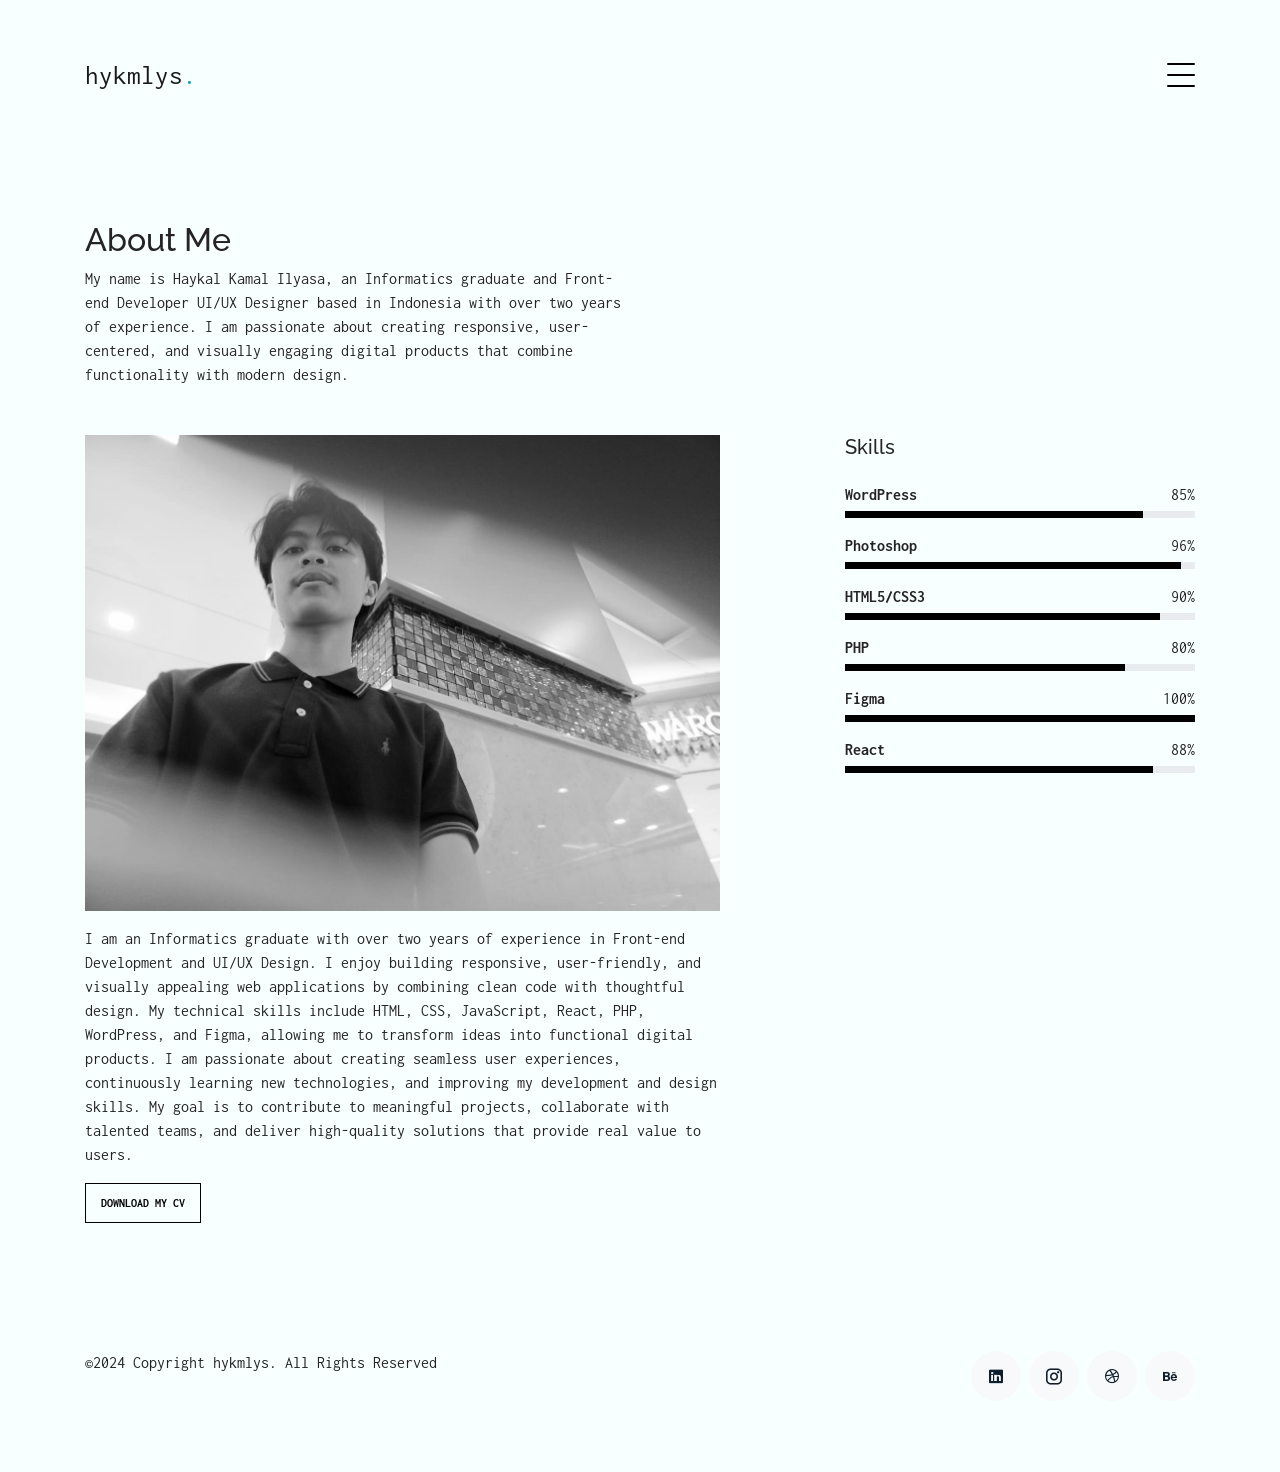
<file: about.html>
<!-- HEADER -->
<!DOCTYPE html>
<html lang="en">
  <head>
    <meta charset="utf-8" />
    <title>About - hykmlys.</title>

    <meta content="width=device-width, initial-scale=1.0" name="viewport" />
    <meta content="" name="keywords" />
    <meta content="" name="description" />

    <!-- Favicons -->
    <link href="img/logo.png" rel="icon" />
    <link href="img/logo.png" rel="apple-touch-icon" />

    <!-- Google Fonts -->
    <link
      href="https://fonts.googleapis.com/css?family=Inconsolata:400,700|Raleway:400,700&display=swap"
      rel="stylesheet"
    />
    <link
      href="https://fonts.googleapis.com/icon?family=Material+Icons"
      rel="stylesheet"
    />

    <!-- Bootstrap CSS File -->
    <link href="vendor/bootstrap/css/bootstrap.min.css" rel="stylesheet" />

    <!-- Vendor CSS Files -->
    <link href="vendor/icofont/icofont.min.css" rel="stylesheet" />
    <link
      href="vendor/line-awesome/css/line-awesome.min.css"
      rel="stylesheet"
    />
    <link href="vendor/aos/aos.css" rel="stylesheet" />
    <link
      href="vendor/owlcarousel/assets/owl.carousel.min.css"
      rel="stylesheet"
    />

    <!-- Template Main CSS File -->
    <link href="css/style.css" rel="stylesheet" />
  </head>

  <body>
    <div class="collapse navbar-collapse custom-navmenu" id="main-navbar">
      <div class="container py-2 py-md-5">
        <div class="row align-items-start">
          <div class="col-md-2">
            <ul class="custom-menu">
              <li><a class="nav-link" href="index.html">Home</a></li>
              <li><a class="nav-link" href="about.html">About Me</a></li>
              <li><a class="nav-link" href="services.html">Services</a></li>
              <li><a class="nav-link" href="works.html">Works</a></li>
              <li><a class="nav-link" href="contact.html">Contact</a></li>
            </ul>
          </div>

          <div class="col-md-7 d-none d-md-block">
            <h3>Hire Me</h3>
            <p>
              I specialize in designing digital products with a strong focus on
              visual design, ensuring that each interface is not only
              aesthetically pleasing but also intuitive and user-friendly. My
              goal is to create engaging experiences that seamlessly blend
              beauty with functionality. <br />
              <br /><a href="mailto:haykalilys@gmail.com"
                >haykalilys@gmail.com</a
              >
            </p>
            <a href="contact.html" class="btn btn-outline-light">Let's talk</a>
          </div>
        </div>
      </div>
    </div>

    <nav class="navbar navbar-light custom-navbar">
      <div class="container">
        <a class="navbar-brand" href="index.html"
          >hykmlys<span class="text-info">.</span></a
        >

        <a
          href="#"
          class="burger"
          data-toggle="collapse"
          data-target="#main-navbar"
        >
          <span></span>
        </a>
      </div>
    </nav>
    <!-- HEADER END -->

    <main id="main">
      <div class="site-section site-portfolio">
        <div class="container">
          <div class="row mb-5 align-items-end">
            <div class="col-md-6" data-aos="fade-up">
              <h2>About Me</h2>
              <p class="mb-0">
                My name is Haykal Kamal Ilyasa, an Informatics graduate and Front-end Developer UI/UX Designer based in Indonesia with over two years of experience. I am passionate about creating responsive, user-centered, and visually engaging digital products that combine functionality with modern design.
              </p>
            </div>
          </div>

          <div class="row">
            <div class="col-md-4 ml-auto order-2" data-aos="fade-up">
              <h3 class="h3 mb-4">Skills</h3>
              <ul class="list-unstyled">
                <li class="mb-3">
                  <div class="d-flex mb-1">
                    <strong>WordPress</strong>
                    <span class="ml-auto">85%</span>
                  </div>
                  <div class="progress custom-progress">
                    <div
                      class="progress-bar"
                      role="progressbar"
                      style="width: 85%"
                      aria-valuenow="80"
                      aria-valuemin="0"
                      aria-valuemax="100"
                    ></div>
                  </div>
                </li>
                <li class="mb-3">
                  <div class="d-flex mb-1">
                    <strong>Photoshop</strong>
                    <span class="ml-auto">96%</span>
                  </div>
                  <div class="progress custom-progress">
                    <div
                      class="progress-bar"
                      role="progressbar"
                      style="width: 96%"
                      aria-valuenow="96"
                      aria-valuemin="0"
                      aria-valuemax="100"
                    ></div>
                  </div>
                </li>
                <li class="mb-3">
                  <div class="d-flex mb-1">
                    <strong>HTML5/CSS3</strong>
                    <span class="ml-auto">90%</span>
                  </div>
                  <div class="progress custom-progress">
                    <div
                      class="progress-bar"
                      role="progressbar"
                      style="width: 90%"
                      aria-valuenow="90"
                      aria-valuemin="0"
                      aria-valuemax="100"
                    ></div>
                  </div>
                </li>
                <li class="mb-3">
                  <div class="d-flex mb-1">
                    <strong>PHP</strong>
                    <span class="ml-auto">80%</span>
                  </div>
                  <div class="progress custom-progress">
                    <div
                      class="progress-bar"
                      role="progressbar"
                      style="width: 80%"
                      aria-valuenow="80"
                      aria-valuemin="0"
                      aria-valuemax="100"
                    ></div>
                  </div>
                </li>
                <li class="mb-3">
                  <div class="d-flex mb-1">
                    <strong>Figma</strong>
                    <span class="ml-auto">100%</span>
                  </div>
                  <div class="progress custom-progress">
                    <div
                      class="progress-bar"
                      role="progressbar"
                      style="width: 100%"
                      aria-valuenow="100"
                      aria-valuemin="0"
                      aria-valuemax="100"
                    ></div>
                  </div>
                </li>
                <li class="mb-3">
                  <div class="d-flex mb-1">
                    <strong>React</strong>
                    <span class="ml-auto">88%</span>
                  </div>
                  <div class="progress custom-progress">
                    <div
                      class="progress-bar"
                      role="progressbar"
                      style="width: 88%"
                      aria-valuenow="88"
                      aria-valuemin="0"
                      aria-valuemax="100"
                    ></div>
                  </div>
                </li>
              </ul>
            </div>

            <div class="col-md-7 mb-5 mb-md-0" data-aos="fade-up">
              <p><img src="img/profile.png" alt="Image" class="img-fluid" /></p>
              <p>
               I am an Informatics graduate with over two years of experience in Front-end Development and UI/UX Design. I enjoy building responsive, user-friendly, and visually appealing web applications by combining clean code with thoughtful design. My technical skills include HTML, CSS, JavaScript, React, PHP, WordPress, and Figma, allowing me to transform ideas into functional digital products. I am passionate about creating seamless user experiences, continuously learning new technologies, and improving my development and design skills. My goal is to contribute to meaningful projects, collaborate with talented teams, and deliver high-quality solutions that provide real value to users.
              </p>

              <p><a href="#" class="readmore">Download my CV</a></p>
            </div>
          </div>
        </div>
      </div>
    </main>

    <!-- FOOTER -->

    <!-- FOOTER -->
    <footer class="footer" role="contentinfo">
      <div class="container">
        <div class="row">
          <div class="col-sm-6">
            <p class="mb-1">
              &copy;2024 Copyright hykmlys. All Rights Reserved
            </p>
            <!-- <div class="credits">
              Designed by <a href="https://bootstrapmade.com/">BootstrapMade</a>
            </div> -->
          </div>
          <div class="col-sm-6 social text-md-right">
            <a
              href="https://www.linkedin.com/in/haykal-ilyasa-41224a290/"
              target="_blank"
              ><span class="icofont-linkedin"></span
            ></a>
            <a href="https://www.instagram.com/hykalilys/?hl=en" target="_blank"
              ><span class="icofont-instagram"></span
            ></a>
            <a href="https://dribbble.com/Cosmichicken" target="_blank"
              ><span class="icofont-dribbble"></span
            ></a>
            <a href="https://www.behance.net/haykalilyasa" target="_blank"
              ><span class="icofont-behance"></span
            ></a>
          </div>
        </div>
      </div>
    </footer>
    <!-- FOOTER END -->

    <!-- SCROLL TO TOP  -->
    <!-- Tombol Scroll to Top -->
    <button
      onclick="topFunction()"
      class="scrollbtn material-icons"
      id="scrollTopBtn"
      title="Go to top"
    >
      arrow_upward
    </button>

    <script>
      // Scroll to Top Button
      var scrollToTopBtn = document.getElementById("scrollTopBtn");

      // Tampilkan tombol ketika pengguna menggulir ke bawah
      window.onscroll = function () {
        scrollFunction();
      };

      function scrollFunction() {
        if (
          document.body.scrollTop > 600 ||
          document.documentElement.scrollTop > 600
        ) {
          scrollToTopBtn.style.display = "block";
        } else {
          scrollToTopBtn.style.display = "none";
        }
      }

      // Ketika tombol diklik, kembali ke atas halaman
      function topFunction() {
        // document.body.scrollTop = 0; // Untuk Safari
        // document.documentElement.scrollTop = 0; // Untuk Chrome, Firefox, IE, dan Opera
        window.scrollTo({
          top: 0,
          behavior: "smooth", // Menambahkan efek smooth
        });
      }
    </script>
    <!-- SCROLL TO TOP END -->

    <!-- Vendor JS Files -->
    <script src="vendor/jquery/jquery.min.js"></script>
    <script src="vendor/jquery/jquery-migrate.min.js"></script>
    <script src="vendor/bootstrap/js/bootstrap.min.js"></script>
    <script src="vendor/easing/easing.min.js"></script>
    <script src="vendor/php-email-form/validate.js"></script>
    <script src="vendor/isotope/isotope.pkgd.min.js"></script>
    <script src="vendor/aos/aos.js"></script>
    <script src="vendor/owlcarousel/owl.carousel.min.js"></script>

    <!-- Template Main JS File -->
    <script src="js/main.js"></script>
  </body>
</html>

<!-- FOOTER END -->
</file>
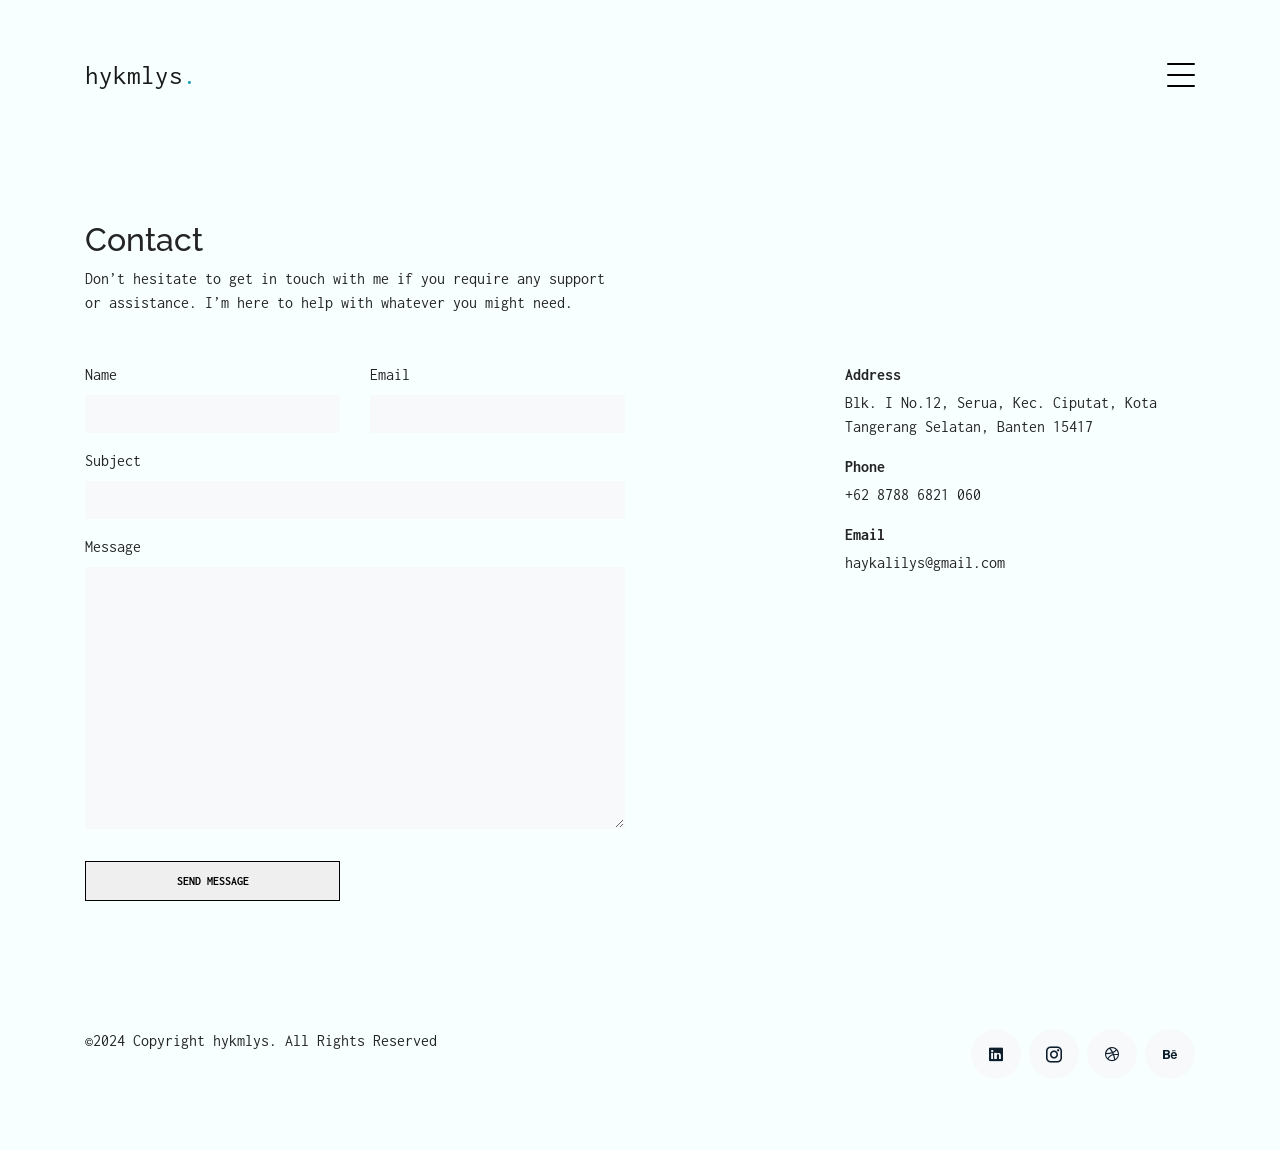
<file: contact.html>
<!-- HEADER -->
<!DOCTYPE html>
<html lang="en">
  <head>
    <meta charset="utf-8" />
    <title>Contact - hykmlys.</title>

    <meta content="width=device-width, initial-scale=1.0" name="viewport" />
    <meta content="" name="keywords" />
    <meta content="" name="description" />

    <!-- Favicons -->
    <link href="img/logo.png" rel="icon" />
    <link href="img/logo.png" rel="apple-touch-icon" />

    <!-- Google Fonts -->
    <link
      href="https://fonts.googleapis.com/css?family=Inconsolata:400,700|Raleway:400,700&display=swap"
      rel="stylesheet"
      />
    <link href="https://fonts.googleapis.com/icon?family=Material+Icons"rel="stylesheet">

    <!-- Bootstrap CSS File -->
    <link href="vendor/bootstrap/css/bootstrap.min.css" rel="stylesheet" />

    <!-- Vendor CSS Files -->
    <link href="vendor/icofont/icofont.min.css" rel="stylesheet" />
    <link
      href="vendor/line-awesome/css/line-awesome.min.css"
      rel="stylesheet"
    />
    <link href="vendor/aos/aos.css" rel="stylesheet" />
    <link
      href="vendor/owlcarousel/assets/owl.carousel.min.css"
      rel="stylesheet"
    />

    <!-- Template Main CSS File -->
    <link href="css/style.css" rel="stylesheet" />
  </head>

  <body>
    <div class="collapse navbar-collapse custom-navmenu" id="main-navbar">
      <div class="container py-2 py-md-5">
        <div class="row align-items-start">
          <div class="col-md-2">
            <ul class="custom-menu">
              <li><a class="nav-link" href="index.html">Home</a></li>
              <li><a class="nav-link" href="about.html">About Me</a></li>
              <li><a class="nav-link" href="services.html">Services</a></li>
              <li><a class="nav-link" href="works.html">Works</a></li>
              <li><a class="nav-link" href="contact.html">Contact</a></li>
            </ul>
          </div>
          
          <div class="col-md-7 d-none d-md-block">
            <h3>Hire Me</h3>
            <p>
              I specialize in designing digital products with a strong focus on visual design, ensuring that each interface is not only aesthetically pleasing but also intuitive and user-friendly. My goal is to create engaging experiences that seamlessly blend beauty with functionality. <br />
              <br><a href="mailto:haykalilys@gmail.com">haykalilys@gmail.com</a>
            </p>
            <a href="contact.html" class="btn btn-outline-light">Let's talk</a>
          </div>
        </div>
      </div>
    </div>

    <nav class="navbar navbar-light custom-navbar">
      <div class="container">
        <a class="navbar-brand" href="index.html"
          >hykmlys<span class="text-info">.</span></a
        >

        <a
          href="#"
          class="burger"
          data-toggle="collapse"
          data-target="#main-navbar"
        >
          <span></span>
        </a>
      </div>
    </nav>
<!-- HEADER END -->


<main id="main">

  <div class="site-section site-portfolio">
    <div class="container">

      <div class="row mb-5 align-items-end">
        <div class="col-md-6" data-aos="fade-up">
          <h2>Contact</h2>
          <p class="mb-0">Don’t hesitate to get in touch with me if you require any support or assistance. I’m here to help with whatever you might need.
          </p>
        </div>
      </div>

      <div class="row">
        <div class="col-md-6 mb-5 mb-md-0" data-aos="fade-up">

          <form action="forms/contactdata.php" method="post" role="form" class="php-email-form">

            <div class="row">
              <div class="col-md-6 form-group">
                <label for="name">Name</label>
                <input type="text" name="name" class="form-control" id="name" data-rule="minlen:4" data-msg="Please enter at least 4 chars" />
                <div class="validate"></div>
              </div>
              <div class="col-md-6 form-group">
                <label for="name">Email</label>
                <input type="email" class="form-control" name="email" id="email" data-rule="email" data-msg="Please enter a valid email" />
                <div class="validate"></div>
              </div>
              <div class="col-md-12 form-group">
                <label for="name">Subject</label>
                <input type="text" class="form-control" name="subject" id="subject" data-rule="minlen:4" data-msg="Please enter at least 8 chars of subject" />
                <div class="validate"></div>
              </div>
              <div class="col-md-12 form-group">
                <label for="name">Message</label>
                <textarea class="form-control" name="message" cols="30" rows="10" data-rule="required" data-msg="Please write something for us"></textarea>
                <div class="validate"></div>
              </div>


              <div class="col-md-12 mb-3">
                <div class="loading">Loading</div>
                <div class="error-message"></div>
                <!-- <div class="sent-message">Your message has been sent. Thank you!</div> -->
              </div>

              <div class="col-md-6 form-group">
                <input type="submit" class="readmore d-block w-100" value="Send Message">
              </div>
            </div>

          </form>
        </div>

        <div class="col-md-4 ml-auto order-2" data-aos="fade-up">
          <ul class="list-unstyled">
            <li class="mb-3">
                <strong class="d-block mb-1">Address</strong>
                <span>Blk. I No.12, Serua, Kec. Ciputat, Kota Tangerang Selatan, Banten 15417</span>
              </li>
              <li class="mb-3">
                <strong class="d-block mb-1">Phone</strong>
                <span>+62 8788 6821 060</span>
              </li>
              <li class="mb-3">
                <strong class="d-block mb-1">Email</strong>
                <span>haykalilys@gmail.com</span>
              </li>
          </ul>
        </div>
      </div>
    </div>
  </div>
</main>

<!-- FOOTER -->

    <!-- FOOTER -->
    <footer class="footer" role="contentinfo">
      <div class="container">
        <div class="row">
          <div class="col-sm-6">
            <p class="mb-1">
              &copy;2024 Copyright hykmlys. All Rights Reserved
            </p>
            <!-- <div class="credits">
              Designed by <a href="https://bootstrapmade.com/">BootstrapMade</a>
            </div> -->
          </div>
          <div class="col-sm-6 social text-md-right">
            <a href="https://www.linkedin.com/in/haykal-ilyasa-41224a290/" target="_blank"><span class="icofont-linkedin"></span></a>
            <a href="https://www.instagram.com/hykalilys/?hl=en" target="_blank"><span class="icofont-instagram"></span></a>
            <a href="https://dribbble.com/Cosmichicken" target="_blank"><span class="icofont-dribbble"></span></a>
            <a href="https://www.behance.net/haykalilyasa" target="_blank"><span class="icofont-behance"></span></a>
          </div>
        </div>
      </div>
    </footer>
    <!-- FOOTER END -->


    <!-- SCROLL TO TOP  -->
      <!-- Tombol Scroll to Top -->
      <button
        onclick="topFunction()"
        class="scrollbtn material-icons"
        id="scrollTopBtn"
        title="Go to top"
      >
        arrow_upward
      
      </button>

      

      <script>
        // Scroll to Top Button
        var scrollToTopBtn = document.getElementById("scrollTopBtn");

        // Tampilkan tombol ketika pengguna menggulir ke bawah
        window.onscroll = function () {
          scrollFunction();
        };

        function scrollFunction() {
          if (
            document.body.scrollTop > 600 ||
            document.documentElement.scrollTop > 600
          ) {
            scrollToTopBtn.style.display = "block";
          } else {
            scrollToTopBtn.style.display = "none";
          }
        }


        // Ketika tombol diklik, kembali ke atas halaman
        function topFunction() {
          // document.body.scrollTop = 0; // Untuk Safari
          // document.documentElement.scrollTop = 0; // Untuk Chrome, Firefox, IE, dan Opera
          window.scrollTo({
            top: 0,
            behavior: 'smooth' // Menambahkan efek smooth
         });
        }
      </script>
      <!-- SCROLL TO TOP END -->

    <!-- Vendor JS Files -->
    <script src="vendor/jquery/jquery.min.js"></script>
    <script src="vendor/jquery/jquery-migrate.min.js"></script>
    <script src="vendor/bootstrap/js/bootstrap.min.js"></script>
    <script src="vendor/easing/easing.min.js"></script>
    <script src="vendor/php-email-form/validate.js"></script>
    <script src="vendor/isotope/isotope.pkgd.min.js"></script>
    <script src="vendor/aos/aos.js"></script>
    <script src="vendor/owlcarousel/owl.carousel.min.js"></script>

    <!-- Template Main JS File -->
    <script src="js/main.js"></script>
  </body>
</html>

<!-- FOOTER END -->
</file>
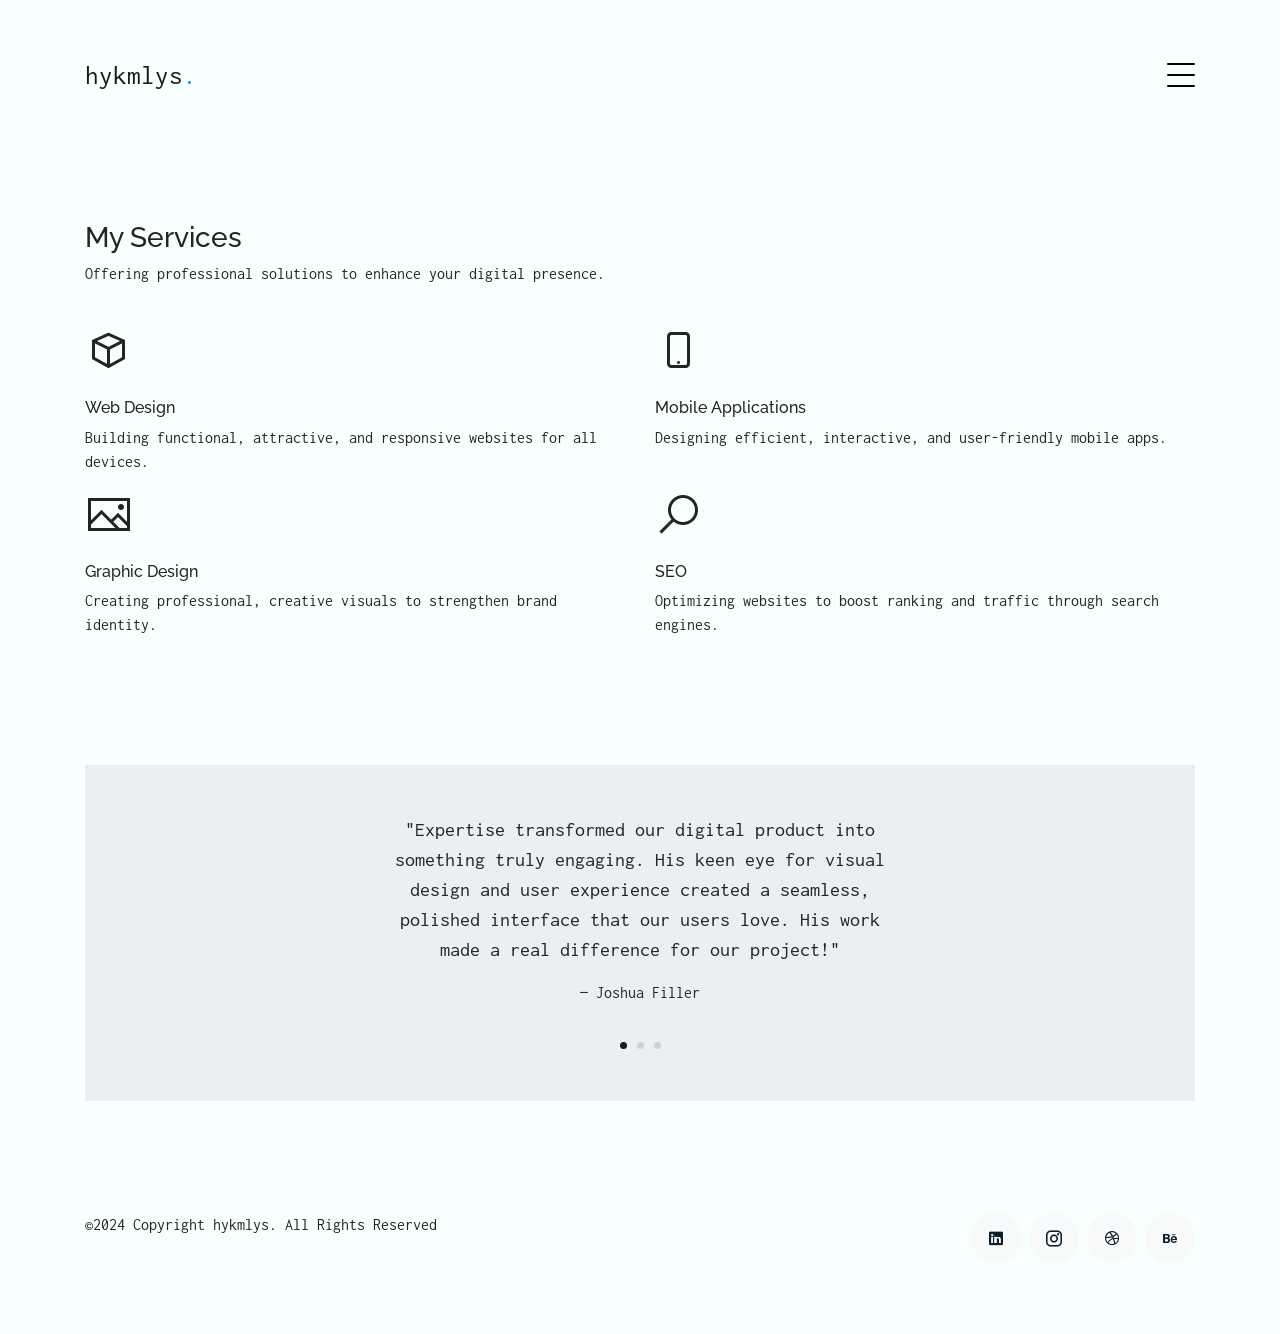
<file: services.html>
<!-- HEADER -->
<!DOCTYPE html>
<html lang="en">
  <head>
    <meta charset="utf-8" />
    <title>Services - hykmlys.</title>

    <meta content="width=device-width, initial-scale=1.0" name="viewport" />
    <meta content="" name="keywords" />
    <meta content="" name="description" />

    <!-- Favicons -->
    <link href="img/logo.png" rel="icon" />
    <link href="img/logo.png" rel="apple-touch-icon" />

    <!-- Google Fonts -->
    <link
      href="https://fonts.googleapis.com/css?family=Inconsolata:400,700|Raleway:400,700&display=swap"
      rel="stylesheet"
      />
    <link href="https://fonts.googleapis.com/icon?family=Material+Icons"rel="stylesheet">

    <!-- Bootstrap CSS File -->
    <link href="vendor/bootstrap/css/bootstrap.min.css" rel="stylesheet" />

    <!-- Vendor CSS Files -->
    <link href="vendor/icofont/icofont.min.css" rel="stylesheet" />
    <link
      href="vendor/line-awesome/css/line-awesome.min.css"
      rel="stylesheet"
    />
    <link href="vendor/aos/aos.css" rel="stylesheet" />
    <link
      href="vendor/owlcarousel/assets/owl.carousel.min.css"
      rel="stylesheet"
    />

    <!-- Template Main CSS File -->
    <link href="css/style.css" rel="stylesheet" />
  </head>

  <body>
    <div class="collapse navbar-collapse custom-navmenu" id="main-navbar">
      <div class="container py-2 py-md-5">
        <div class="row align-items-start">
          <div class="col-md-2">
            <ul class="custom-menu">
              <li><a class="nav-link" href="index.html">Home</a></li>
              <li><a class="nav-link" href="about.html">About Me</a></li>
              <li><a class="nav-link" href="services.html">Services</a></li>
              <li><a class="nav-link" href="works.html">Works</a></li>
              <li><a class="nav-link" href="contact.html">Contact</a></li>
            </ul>
          </div>
          
          <div class="col-md-7 d-none d-md-block">
            <h3>Hire Me</h3>
            <p>
              I specialize in designing digital products with a strong focus on visual design, ensuring that each interface is not only aesthetically pleasing but also intuitive and user-friendly. My goal is to create engaging experiences that seamlessly blend beauty with functionality. <br />
              <br><a href="mailto:haykalilys@gmail.com">haykalilys@gmail.com</a>
            </p>
            <a href="contact.html" class="btn btn-outline-light">Let's talk</a>
          </div>
        </div>
      </div>
    </div>

    <nav class="navbar navbar-light custom-navbar">
      <div class="container">
        <a class="navbar-brand" href="index.html"
          >hykmlys<span class="text-info">.</span></a
        >

        <a
          href="#"
          class="burger"
          data-toggle="collapse"
          data-target="#main-navbar"
        >
          <span></span>
        </a>
      </div>
    </nav>
<!-- HEADER END -->


<main id="main">

  <!-- SERVICES -->
  <div class="site-section">
    <div class="container">
      <div class="row mb-4 align-items-center">
        <div class="col-md-6" data-aos="fade-up">
          <h3 class="h3 heading">My Services</h3>
          <p>
            Offering professional solutions to enhance your digital presence.
          </p>
        </div>
      </div>
      <div class="row" data-aos="fade-up">
          <div class="col-12 col-sm-6 col-md-6 col-lg-6">
            <span class="la la-cube la-3x mb-4"></span>
            <h4 class="h4 mb-2">Web Design</h4>
            <p>Building functional, attractive, and responsive websites for all devices.</p>
            <ul class="list-unstyled list-line">
              
            </ul>
          </div>
          <div class="col-12 col-sm-6 col-md-6 col-lg-6">
            <span class="la la-mobile la-3x mb-4"></span>
            <h4 class="h4 mb-2">Mobile Applications</h4>
            <p>Designing efficient, interactive, and user-friendly mobile apps.</p>
            <ul class="list-unstyled list-line">
              
            </ul>
          </div>
          <div class="col-12 col-sm-6 col-md-6 col-lg-6">
            <span class="la la-image la-3x mb-4"></span>
            <h4 class="h4 mb-2">Graphic Design</h4>
            <p>Creating professional, creative visuals to strengthen brand identity.</p>
            <ul class="list-unstyled list-line">
              
            </ul>
          </div>
          <div class="col-12 col-sm-6 col-md-6 col-lg-6">
            <span class="la la-search la-3x mb-4"></span>
            <h4 class="h4 mb-2">SEO</h4>
            <p>Optimizing websites to boost ranking and traffic through search engines.</p>
            <ul class="list-unstyled list-line">
              
            </ul>
          </div>
      </div>
    </div>
  </div>
  <!-- SERVICES END -->


  <!-- TESTIMONIALS -->
  <div class="site-section pt-0">
    <div class="container">
      <div class="owl-carousel testimonial-carousel">

        <!-- PHP BLOCK REMOVED -->
        <!-- PHP BLOCK REMOVED -->
        <div class="testimonial-wrap">
          <div class="testimonial">
            <blockquote>
              <p>
                "Expertise transformed our digital product into something truly engaging. His keen eye for visual design and user experience created a seamless, polished interface that our users love. His work made a real difference for our project!"
              </p>
            </blockquote>
            <p>
              &mdash; Joshua Filler
            </p>
          </div>
        </div>

        <div class="testimonial-wrap">
          <div class="testimonial">
            <blockquote>
              <p>
                "Haykal exceeded our expectations with his creativity and technical skills. His ability to combine clean design with seamless functionality made a significant impact on our project. We couldn’t be happier with the results!"
              </p>
            </blockquote>
            <p>
              &mdash; Stewie Edward
            </p>
          </div>
        </div>

        <div class="testimonial-wrap">
          <div class="testimonial">
            <blockquote>
              <p>
                "Working with Haykal was an absolute pleasure. His attention to detail and passion for front-end development and UI/UX design brought our vision to life. The final product was not only visually stunning but also incredibly user-friendly."
              </p>
            </blockquote>
            <p>
              &mdash; Michael Angelo
            </p>
          </div>
        </div>

      </div>
    </div>
  </div>
  <!-- TESTIMONIALS END -->
</main>

<!-- FOOTER -->

    <!-- FOOTER -->
    <footer class="footer" role="contentinfo">
      <div class="container">
        <div class="row">
          <div class="col-sm-6">
            <p class="mb-1">
              &copy;2024 Copyright hykmlys. All Rights Reserved
            </p>
            <!-- <div class="credits">
              Designed by <a href="https://bootstrapmade.com/">BootstrapMade</a>
            </div> -->
          </div>
          <div class="col-sm-6 social text-md-right">
            <a href="https://www.linkedin.com/in/haykal-ilyasa-41224a290/" target="_blank"><span class="icofont-linkedin"></span></a>
            <a href="https://www.instagram.com/hykalilys/?hl=en" target="_blank"><span class="icofont-instagram"></span></a>
            <a href="https://dribbble.com/Cosmichicken" target="_blank"><span class="icofont-dribbble"></span></a>
            <a href="https://www.behance.net/haykalilyasa" target="_blank"><span class="icofont-behance"></span></a>
          </div>
        </div>
      </div>
    </footer>
    <!-- FOOTER END -->


    <!-- SCROLL TO TOP  -->
      <!-- Tombol Scroll to Top -->
      <button
        onclick="topFunction()"
        class="scrollbtn material-icons"
        id="scrollTopBtn"
        title="Go to top"
      >
        arrow_upward
      
      </button>

      

      <script>
        // Scroll to Top Button
        var scrollToTopBtn = document.getElementById("scrollTopBtn");

        // Tampilkan tombol ketika pengguna menggulir ke bawah
        window.onscroll = function () {
          scrollFunction();
        };

        function scrollFunction() {
          if (
            document.body.scrollTop > 600 ||
            document.documentElement.scrollTop > 600
          ) {
            scrollToTopBtn.style.display = "block";
          } else {
            scrollToTopBtn.style.display = "none";
          }
        }


        // Ketika tombol diklik, kembali ke atas halaman
        function topFunction() {
          // document.body.scrollTop = 0; // Untuk Safari
          // document.documentElement.scrollTop = 0; // Untuk Chrome, Firefox, IE, dan Opera
          window.scrollTo({
            top: 0,
            behavior: 'smooth' // Menambahkan efek smooth
         });
        }
      </script>
      <!-- SCROLL TO TOP END -->

    <!-- Vendor JS Files -->
    <script src="vendor/jquery/jquery.min.js"></script>
    <script src="vendor/jquery/jquery-migrate.min.js"></script>
    <script src="vendor/bootstrap/js/bootstrap.min.js"></script>
    <script src="vendor/easing/easing.min.js"></script>
    <script src="vendor/php-email-form/validate.js"></script>
    <script src="vendor/isotope/isotope.pkgd.min.js"></script>
    <script src="vendor/aos/aos.js"></script>
    <script src="vendor/owlcarousel/owl.carousel.min.js"></script>

    <!-- Template Main JS File -->
    <script src="js/main.js"></script>
  </body>
</html>

<!-- FOOTER END -->
</file>
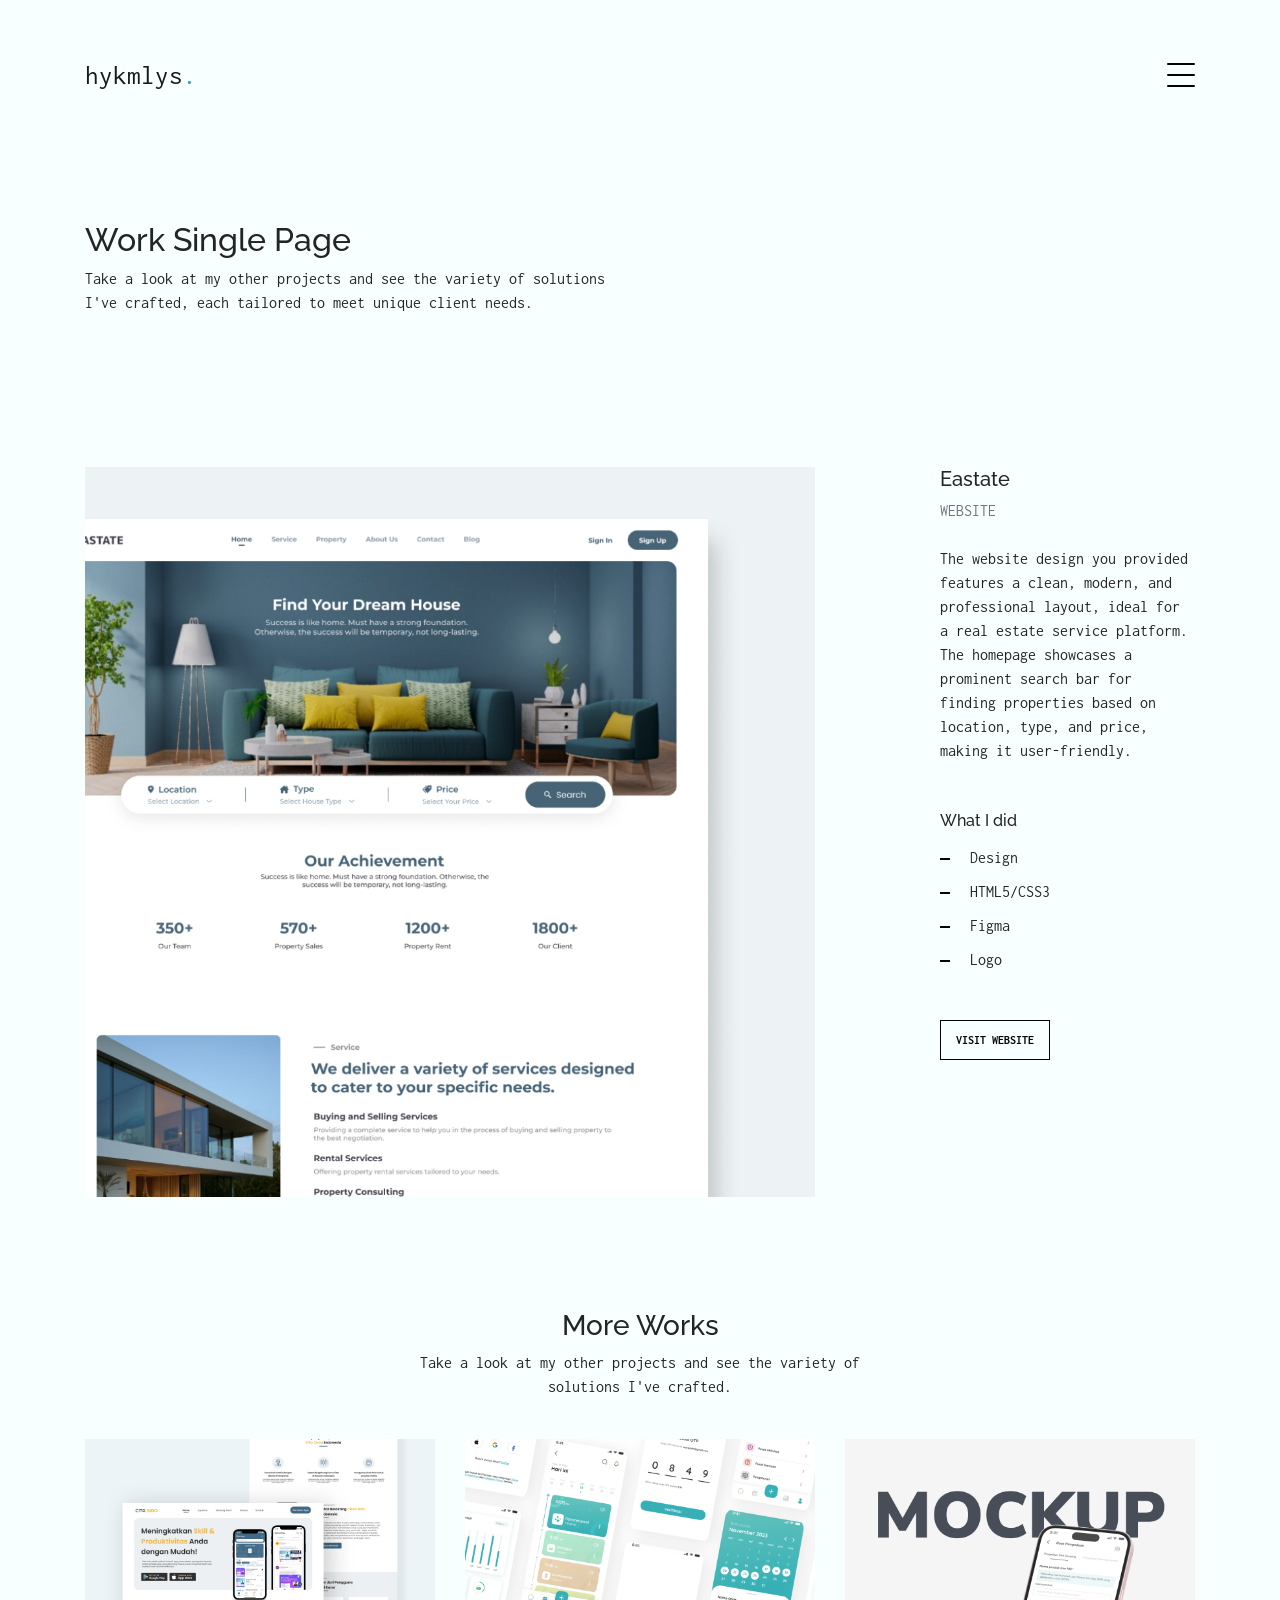
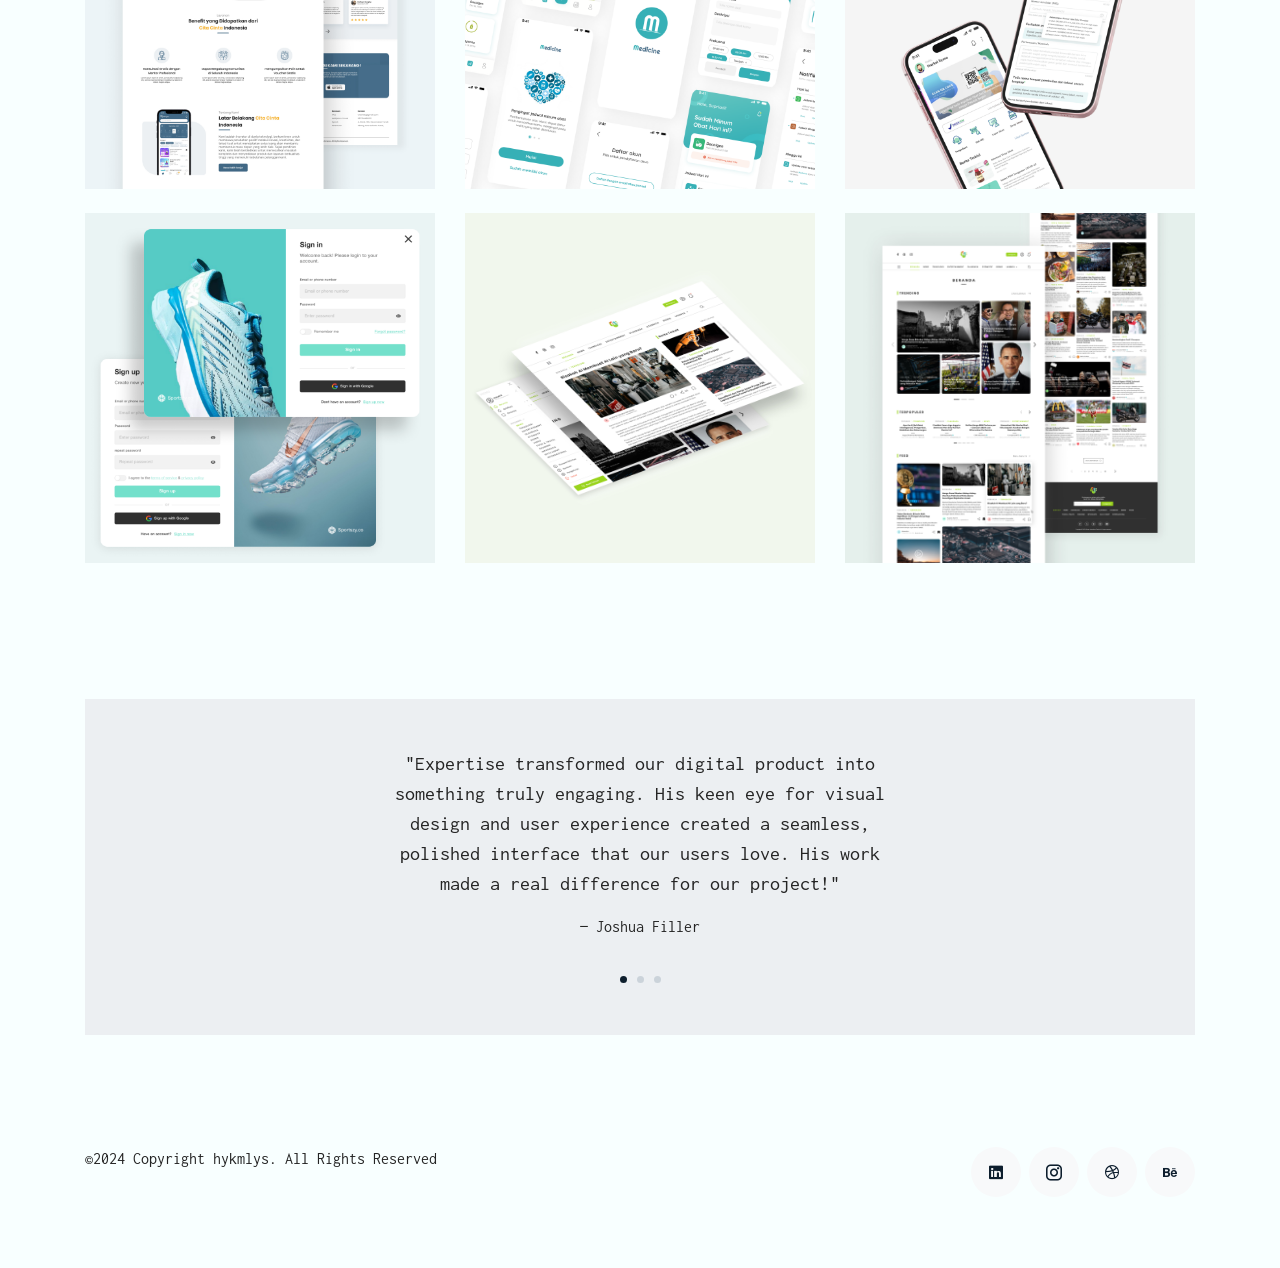
<file: work-single.html>
<!-- HEADER -->
<!DOCTYPE html>
<html lang="en">
  <head>
    <meta charset="utf-8" />
    <title>Eastate - hykmlys.</title>

    <meta content="width=device-width, initial-scale=1.0" name="viewport" />
    <meta content="" name="keywords" />
    <meta content="" name="description" />

    <!-- Favicons -->
    <link href="img/logo.png" rel="icon" />
    <link href="img/logo.png" rel="apple-touch-icon" />

    <!-- Google Fonts -->
    <link
      href="https://fonts.googleapis.com/css?family=Inconsolata:400,700|Raleway:400,700&display=swap"
      rel="stylesheet"
      />
    <link href="https://fonts.googleapis.com/icon?family=Material+Icons"rel="stylesheet">

    <!-- Bootstrap CSS File -->
    <link href="vendor/bootstrap/css/bootstrap.min.css" rel="stylesheet" />

    <!-- Vendor CSS Files -->
    <link href="vendor/icofont/icofont.min.css" rel="stylesheet" />
    <link
      href="vendor/line-awesome/css/line-awesome.min.css"
      rel="stylesheet"
    />
    <link href="vendor/aos/aos.css" rel="stylesheet" />
    <link
      href="vendor/owlcarousel/assets/owl.carousel.min.css"
      rel="stylesheet"
    />

    <!-- Template Main CSS File -->
    <link href="css/style.css" rel="stylesheet" />
  </head>

  <body>
    <div class="collapse navbar-collapse custom-navmenu" id="main-navbar">
      <div class="container py-2 py-md-5">
        <div class="row align-items-start">
          <div class="col-md-2">
            <ul class="custom-menu">
              <li><a class="nav-link" href="index.html">Home</a></li>
              <li><a class="nav-link" href="about.html">About Me</a></li>
              <li><a class="nav-link" href="services.html">Services</a></li>
              <li><a class="nav-link" href="works.html">Works</a></li>
              <li><a class="nav-link" href="contact.html">Contact</a></li>
            </ul>
          </div>
          
          <div class="col-md-7 d-none d-md-block">
            <h3>Hire Me</h3>
            <p>
              I specialize in designing digital products with a strong focus on visual design, ensuring that each interface is not only aesthetically pleasing but also intuitive and user-friendly. My goal is to create engaging experiences that seamlessly blend beauty with functionality. <br />
              <br><a href="mailto:haykalilys@gmail.com">haykalilys@gmail.com</a>
            </p>
            <a href="contact.html" class="btn btn-outline-light">Let's talk</a>
          </div>
        </div>
      </div>
    </div>

    <nav class="navbar navbar-light custom-navbar">
      <div class="container">
        <a class="navbar-brand" href="index.html"
          >hykmlys<span class="text-info">.</span></a
        >

        <a
          href="#"
          class="burger"
          data-toggle="collapse"
          data-target="#main-navbar"
        >
          <span></span>
        </a>
      </div>
    </nav>
<!-- HEADER END -->

<main id="main">
  <div class="site-section">
    <div class="container">
      <div class="row mb-4 align-items-center">
        <div class="col-md-6" data-aos="fade-up">
          <h2>Work Single Page</h2>
          <p>
            Take a look at my other projects and see the variety of
            solutions I've crafted, each tailored to meet unique client
            needs.
          </p>
        </div>
      </div>
    </div>

    <div class="site-section pb-0">
      <div class="container">
        <div class="row align-items-stretch">
          <div class="col-md-8" data-aos="fade-up">
            <img src="img/prop.png" alt="Image" class="img-fluid">
          </div>
          <div
            class="col-md-3 ml-auto"
            data-aos="fade-up"
            data-aos-delay="100">
            <div class="sticky-content">
              <h3 class="h3 fw-bold">Eastate</h3>
              <p class="mb-4"><span class="text-muted">WEBSITE</span></p>

              <div class="mb-5">
                <p>
                  The website design you provided features a clean, modern,
                  and professional layout, ideal for a real estate service
                  platform. The homepage showcases a prominent search bar
                  for finding properties based on location, type, and price,
                  making it user-friendly.
                </p>
              </div>

              <h4 class="h4 mb-3">What I did</h4>
              <ul class="list-unstyled list-line mb-5">
                <li>Design</li>
                <li>HTML5/CSS3</li>
                <li>Figma</li>
                <li>Logo</li>
              </ul>

              <p><a href="https://www.rumah123.com/en/" class="readmore" target="_blank">Visit Website</a></p>
            </div>
          </div>
        </div>
      </div>
    </div>

    <div class="site-section pb-0">
      <div class="container">
        <div class="row justify-content-center text-center mb-4">
          <div class="col-5">
            <h3 class="h3 heading">More Works</h3>
            <p>
              Take a look at my other projects and see the variety of
              solutions I've crafted.
            </p>
          </div>
        </div>

        <div class="row" data-aos="fade-up" data-aos-delay="200">
          <div class="item web col-sm-6 col-md-4 col-lg-4 mb-4">
            <a href="work-single.html" class="item-wrap fancybox">
              <div class="work-info">
                <h3>CITA INDO</h3>
                <span>WEBSITE</span>
              </div>
              <img class="img-fluid" src="img/cita.png">
            </a>
          </div>
          <div class="item app col-sm-6 col-md-4 col-lg-4 mb-4">
            <a href="work-single.html" class="item-wrap fancybox">
              <div class="work-info">
                <h3>Medicine</h3>
                <span>APPLICATION</span>
              </div>
              <img class="img-fluid" src="img/sakit.jpg">
            </a>
          </div>
          <div class="item app col-sm-6 col-md-4 col-lg-4 mb-4">
            <a href="work-single.html" class="item-wrap fancybox">
              <div class="work-info">
                <h3>BPOM  Mobile</h3>
                <span>APPLICATION</span>
              </div>
              <img class="img-fluid" src="img/mockup.png">
            </a>
          </div>
          <div class="item web col-sm-6 col-md-4 col-lg-4 mb-4">
            <a href="work-single.html" class="item-wrap fancybox">
              <div class="work-info">
                <h3>Sportzy.co</h3>
                <span>WEBSITE</span>
              </div>
              <img class="img-fluid" src="img/sportzy.png">
            </a>
          </div>
          <div class="item web col-sm-6 col-md-4 col-lg-4 mb-4">
            <a href="work-single.html" class="item-wrap fancybox">
              <div class="work-info">
                <h3>Alinea News</h3>
                <span>WEBSITE</span>
              </div>
              <img class="img-fluid" src="img/ajf.jpg">
            </a>
          </div>
          <div class="item web col-sm-6 col-md-4 col-lg-4 mb-4">
            <a href="work-single.html" class="item-wrap fancybox">
              <div class="work-info">
                <h3>Alinea News 2</h3>
                <span>WEBSITE</span>
              </div>
              <img class="img-fluid" src="img/ajff.jpg">
            </a>
          </div>
        </div>
      </div>
    </div>
  </div>

  <!-- TESTIMONIALS -->
  <div class="site-section pt-0">
    <div class="container">
      <div class="owl-carousel testimonial-carousel">

        <!-- PHP BLOCK REMOVED -->
        <!-- PHP BLOCK REMOVED -->
        <div class="testimonial-wrap">
          <div class="testimonial">
            <blockquote>
              <p>
                "Expertise transformed our digital product into something truly engaging. His keen eye for visual design and user experience created a seamless, polished interface that our users love. His work made a real difference for our project!"
              </p>
            </blockquote>
            <p>
              &mdash; Joshua Filler
            </p>
          </div>
        </div>

        <div class="testimonial-wrap">
          <div class="testimonial">
            <blockquote>
              <p>
                "Haykal exceeded our expectations with his creativity and technical skills. His ability to combine clean design with seamless functionality made a significant impact on our project. We couldn’t be happier with the results!"
              </p>
            </blockquote>
            <p>
              &mdash; Stewie Edward
            </p>
          </div>
        </div>

        <div class="testimonial-wrap">
          <div class="testimonial">
            <blockquote>
              <p>
                "Working with Haykal was an absolute pleasure. His attention to detail and passion for front-end development and UI/UX design brought our vision to life. The final product was not only visually stunning but also incredibly user-friendly."
              </p>
            </blockquote>
            <p>
              &mdash; Michael Angelo
            </p>
          </div>
        </div>

      </div>
    </div>
  </div>
  <!-- TESTIMONIALS END -->
</main>


<!-- FOOTER -->

    <!-- FOOTER -->
    <footer class="footer" role="contentinfo">
      <div class="container">
        <div class="row">
          <div class="col-sm-6">
            <p class="mb-1">
              &copy;2024 Copyright hykmlys. All Rights Reserved
            </p>
            <!-- <div class="credits">
              Designed by <a href="https://bootstrapmade.com/">BootstrapMade</a>
            </div> -->
          </div>
          <div class="col-sm-6 social text-md-right">
            <a href="https://www.linkedin.com/in/haykal-ilyasa-41224a290/" target="_blank"><span class="icofont-linkedin"></span></a>
            <a href="https://www.instagram.com/hykalilys/?hl=en" target="_blank"><span class="icofont-instagram"></span></a>
            <a href="https://dribbble.com/Cosmichicken" target="_blank"><span class="icofont-dribbble"></span></a>
            <a href="https://www.behance.net/haykalilyasa" target="_blank"><span class="icofont-behance"></span></a>
          </div>
        </div>
      </div>
    </footer>
    <!-- FOOTER END -->


    <!-- SCROLL TO TOP  -->
      <!-- Tombol Scroll to Top -->
      <button
        onclick="topFunction()"
        class="scrollbtn material-icons"
        id="scrollTopBtn"
        title="Go to top"
      >
        arrow_upward
      
      </button>

      

      <script>
        // Scroll to Top Button
        var scrollToTopBtn = document.getElementById("scrollTopBtn");

        // Tampilkan tombol ketika pengguna menggulir ke bawah
        window.onscroll = function () {
          scrollFunction();
        };

        function scrollFunction() {
          if (
            document.body.scrollTop > 600 ||
            document.documentElement.scrollTop > 600
          ) {
            scrollToTopBtn.style.display = "block";
          } else {
            scrollToTopBtn.style.display = "none";
          }
        }


        // Ketika tombol diklik, kembali ke atas halaman
        function topFunction() {
          // document.body.scrollTop = 0; // Untuk Safari
          // document.documentElement.scrollTop = 0; // Untuk Chrome, Firefox, IE, dan Opera
          window.scrollTo({
            top: 0,
            behavior: 'smooth' // Menambahkan efek smooth
         });
        }
      </script>
      <!-- SCROLL TO TOP END -->

    <!-- Vendor JS Files -->
    <script src="vendor/jquery/jquery.min.js"></script>
    <script src="vendor/jquery/jquery-migrate.min.js"></script>
    <script src="vendor/bootstrap/js/bootstrap.min.js"></script>
    <script src="vendor/easing/easing.min.js"></script>
    <script src="vendor/php-email-form/validate.js"></script>
    <script src="vendor/isotope/isotope.pkgd.min.js"></script>
    <script src="vendor/aos/aos.js"></script>
    <script src="vendor/owlcarousel/owl.carousel.min.js"></script>

    <!-- Template Main JS File -->
    <script src="js/main.js"></script>
  </body>
</html>

<!-- FOOTER END -->
</file>
<file: css/style.css>
* {
  scroll-behavior: smooth;
}

body {
  background-color: #f8ffff;
  font-family: "Inconsolata", monosapce;
  color: #242424;
}

.nav-link {
  color: #7c7c7c90;
  position: relative;
}

/* .nav-link:hover, .nav-link:active {
font-size: 15px;
} */

.nav-link::after {
  content: "";
  position: absolute;
  /* background-color: #73E0CB; */
  background-color: #ffffff;
  /* transform: translateX(100%); */
  height: 2px;
  width: 0;
  left: 0;
  bottom: 0;
  transition: 0.2s ease-in-out;
}

.nav-link:hover::after {
  color: #303030;
  width: 20px;
}

.subheader {
  font-size: 100px;
  font-weight: 800;
}


/* Scroll to Top Button */
.scrollbtn {
  display: none; /* Hidden by default */
  position: fixed; /* Fixed/sticky position */
  bottom:40px; /* Place the button at the bottom of the page */
  right: 34px; /* Place the button 30px from the right */
  z-index: 99; /* Make sure it does not overlap */
  border: none; /* Remove borders */
  outline: none; /* Remove outline */
  background-color: #424242; /* Black background */
  color: white; /* White text */
  cursor: pointer; /* Add a mouse pointer on hover */
  padding: 10px; /* Some padding */
  border-radius: 3px; /* Rounded corners */
  transform: translateY(20px);
}

.scrollbtn:hover {
  background-color: #494949;
}

.scrollbtn.show {
  transform: translateY(0px);
}


a {
  color: #777;
}

a:hover {
  color: #000;
}

h1,
h2,
h3,
h4,
h5,
h6,
.font-heading {
  font-family: "Raleway", sans-serif;
}

.site-section {
  padding: 7rem 0;
}

.filters a {
  color: #000;
  display: inline-block;
  padding-left: 10px;
  padding-right: 10px;
  position: relative;
}

.filters a:hover,
.filters a:focus,
.filters a:active {
  text-decoration: none;
}

.filters a:hover:before {
  content: "";
  position: absolute;
  left: 10px;
  right: 10px;
  bottom: 0;
  height: 1px;
  background-color: #000;
}

.filters a.active {
  color: #000;
}

.filters a.active:before {
  content: "";
  position: absolute;
  left: 10px;
  right: 10px;
  bottom: 0;
  height: 1px;
  background-color: #000;
}

.item {
  border: none;
  margin-bottom: 30px;
}

.item .item-wrap {
  display: block;
  position: relative;
  overflow: hidden;
}

.item .item-wrap:after {
  z-index: 2;
  position: absolute;
  content: "";
  top: 0;
  left: 0;
  right: 0;
  bottom: 0;
  background: rgba(0, 0, 0, 0.4);
  visibility: hidden;
  opacity: 0;
  transition: .3s all ease-in-out;
}

.item .item-wrap img {
  transition: .3s transform ease;
  -webkit-transform: scale(1);
  transform: scale(1);
}

.item .item-wrap > .work-info {
  position: absolute;
  top: 50%;
  width: 100%;
  text-align: center;
  z-index: 3;
  -webkit-transform: translateY(-50%);
  transform: translateY(-50%);
  color: #fff;
  opacity: 0;
  visibility: hidden;
  margin-top: 20px;
  transition: .3s all ease;
}

.item .item-wrap > .work-info h3 {
  font-size: 20px;
  margin-bottom: 0;
}

.item .item-wrap > .work-info span {
  font-size: 14px;
  text-transform: uppercase;
  letter-spacing: .2rem;
}

.item .item-wrap:hover {
  text-decoration: none;
}

.item .item-wrap:hover img {
  -webkit-transform: scale(1.05);
  transform: scale(1.05);
}

.item .item-wrap:hover:after {
  opacity: 1;
  visibility: visible;
}

.item .item-wrap:hover .work-info {
  margin-top: 0px;
  opacity: 1;
  visibility: visible;
}

.testimonial-wrap {
  padding: 50px 50px 80px 50px;
  background: #eceff2;
}

.testimonial-wrap .testimonial {
  text-align: center;
  max-width: 500px;
  margin: 0 auto;
}

.testimonial-wrap .testimonial img {
  border-radius: 50%;
  width: 120px;
  margin: 0 auto 30px auto;
}

.testimonial-wrap .testimonial blockquote p {
  font-size: 20px;
}

.h3 {
  font-size: 20px;
}

.h4 {
  font-size: 16px;
}

.heading {
  font-size: 28px;
}

.readmore {
  display: inline-block;
  border: 1px solid #000;
  padding: 10px 15px;
  font-size: 12px;
  text-transform: uppercase;
  color: #000;
  transition: .2s all ease;
  font-weight: 700;
}

.readmore:active,
.readmore:focus,
.readmore:hover {
  outline: none;
}

.readmore:hover {
  color: #fff;
  text-decoration: none;
  background: #000;
}

.testimonial-carousel .owl-dots {
  position: absolute;
  bottom: 40px;
  width: 100%;
  text-align: center;
}

.testimonial-carousel .owl-dots .owl-dot {
  display: inline-block;
}

.testimonial-carousel .owl-dots .owl-dot > span {
  display: inline-block;
  width: 7px;
  height: 7px;
  background-color: #cbd3da;
  border-radius: 50%;
  margin: 5px;
}

.testimonial-carousel .owl-dots .owl-dot.active {
  outline: none;
}

.testimonial-carousel .owl-dots .owl-dot.active > span {
  background: #0d1e2d;
}

.sticky-content {
  position: sticky;
  position: -webkit-sticky;
  top: 0;
  /* required */
}

.list-line li {
  margin-bottom: 10px;
  position: relative;
  padding-left: 30px;
}

.list-line li:before {
  content: "";
  position: absolute;
  left: 0;
  top: .7rem;
  width: 10px;
  height: 2px;
  background: #000;
}

.form-control {
  border-radius: 0;
  background: #f8f9fa;
  border: 1px solid transparent;
  padding-top: 10px !important;
  padding-bottom: 10px !important;
}

.form-control:active,
.form-control:focus {
  background: #eff1f4;
  outline: none;
  box-shadow: none;
  border: 1px solid transparent;
}

.custom-progress {
  height: 7px;
  border-radius: 0;
}

.custom-progress .progress-bar {
  background: #000;
}

/* Contact Form */

.php-email-form .validate {
  display: none;
  color: red;
  margin: 0 0 15px 0;
  font-weight: 400;
  font-size: 13px;
}

.php-email-form .error-message {
  display: none;
  color: #fff;
  background: #ed3c0d;
  text-align: center;
  padding: 15px;
  font-weight: 600;
}

.php-email-form .sent-message {
  display: none;
  color: #fff;
  background: #18d26e;
  text-align: center;
  padding: 15px;
  font-weight: 600;
}

.php-email-form .loading {
  display: none;
  background: #fff;
  text-align: center;
  padding: 15px;
}

.php-email-form .loading:before {
  content: "";
  display: inline-block;
  border-radius: 50%;
  width: 24px;
  height: 24px;
  margin: 0 10px -6px 0;
  border: 3px solid #18d26e;
  border-top-color: #eee;
  -webkit-animation: animate-loading 1s linear infinite;
  animation: animate-loading 1s linear infinite;
}

@-webkit-keyframes animate-loading {
  0% {
    -webkit-transform: rotate(0deg);
    transform: rotate(0deg);
  }

  100% {
    -webkit-transform: rotate(360deg);
    transform: rotate(360deg);
  }
}

@keyframes animate-loading {
  0% {
    -webkit-transform: rotate(0deg);
    transform: rotate(0deg);
  }

  100% {
    -webkit-transform: rotate(360deg);
    transform: rotate(360deg);
  }
}

/*--------------------------------------------------------------
# Header
--------------------------------------------------------------*/

/* Custom Navmenu */

.custom-navmenu {
  background: #0d1e2d;
}

.custom-navmenu .custom-menu,
.custom-navmenu .custom-menu li {
  padding: 0;
  margin: 0;
  list-style: none;
}

.custom-navmenu .custom-menu li {
  margin-bottom: 0;
  font-size: 20px;
}

.custom-navmenu .custom-menu li a {
  color: #fff;
  padding: 10px 0 !important;
}

.custom-navmenu .custom-menu li a:hover {
  text-decoration: none;
}

.custom-navmenu .custom-menu li.active a {
  text-decoration: underline;
}

.custom-navmenu h3 {
  font-size: 20px;
  color: #fff;
}

.custom-navmenu p {
  color: rgba(255, 255, 255, 0.6);
}

.custom-navmenu a {
  color: rgba(255, 255, 255, 0.7);
}

.custom-navmenu a:hover {
  color: #fff;
}

/* Custom Navbar */

.custom-navbar {
  padding-top: 50px;
  width: 100%;
}

.custom-navbar .navbar-brand {
  font-size: 1.7rem;
}

/* Burger */

.burger {
  width: 28px;
  height: 32px;
  cursor: pointer;
  position: relative;
}

.burger:before,
.burger span,
.burger:after {
  width: 100%;
  height: 2px;
  display: block;
  background: #000;
  border-radius: 2px;
  position: absolute;
  opacity: 1;
}

.burger:before,
.burger:after {
  transition: top 0.35s cubic-bezier(0.23, 1, 0.32, 1), opacity 0.35s cubic-bezier(0.23, 1, 0.32, 1), background-color 1.15s cubic-bezier(0.86, 0, 0.07, 1), -webkit-transform 0.35s cubic-bezier(0.23, 1, 0.32, 1);
  transition: top 0.35s cubic-bezier(0.23, 1, 0.32, 1), transform 0.35s cubic-bezier(0.23, 1, 0.32, 1), opacity 0.35s cubic-bezier(0.23, 1, 0.32, 1), background-color 1.15s cubic-bezier(0.86, 0, 0.07, 1);
  transition: top 0.35s cubic-bezier(0.23, 1, 0.32, 1), transform 0.35s cubic-bezier(0.23, 1, 0.32, 1), opacity 0.35s cubic-bezier(0.23, 1, 0.32, 1), background-color 1.15s cubic-bezier(0.86, 0, 0.07, 1), -webkit-transform 0.35s cubic-bezier(0.23, 1, 0.32, 1);
  -webkit-transition: top 0.35s cubic-bezier(0.23, 1, 0.32, 1), -webkit-transform 0.35s cubic-bezier(0.23, 1, 0.32, 1), opacity 0.35s cubic-bezier(0.23, 1, 0.32, 1), background-color 1.15s cubic-bezier(0.86, 0, 0.07, 1);
  content: "";
}

.burger:before {
  top: 4px;
}

.burger span {
  top: 15px;
}

.burger:after {
  top: 26px;
}

/* Hover */

.burger:hover:before {
  top: 7px;
}

.burger:hover:after {
  top: 23px;
}

/* Click */

.burger.active span {
  opacity: 0;
}

.burger.active:before,
.burger.active:after {
  top: 40%;
}

/*.burger.active:before {
  -webkit-transform: rotate(45deg);
  -moz-transform: rotate(45deg);
  filter: progid:DXImageTransform.Microsoft.BasicImage(rotation=5);
  /*for IE*/


/*.burger.active:after {
  -webkit-transform: rotate(-45deg);
  -moz-transform: rotate(-45deg);
  filter: progid:DXImageTransform.Microsoft.BasicImage(rotation=-5);
  /*for IE*/


.burger:focus {
  outline: none;
}

.footer {
  padding: 0 0 4rem 0;
}

.footer a {
  color: #000;
}

.social a {
  display: inline-block;
  width: 50px;
  height: 50px;
  border-radius: 50%;
  background: #f8f9fa;
  position: relative;
  text-align: center;
  color: #0d1e2d;
}

.social a span {
  display: inline-block;
  left: 50%;
  position: absolute;
  top: 50%;
  -webkit-transform: translate(-50%, -50%);
  transform: translate(-50%, -50%);
}

.social a:hover {
  color: #000;
}

@media (max-width: 780px) {
  .custom-navbar > .container {
    padding-right: 0;
    padding-left: 0;
  }
  
  .subheader {
    font-size: 64px;
  }
}
</file>
<file: vendor/line-awesome/css/line-awesome.min.css>
.la,.lab,.lad,.lal,.lar,.las{-moz-osx-font-smoothing:grayscale;-webkit-font-smoothing:antialiased;display:inline-block;font-style:normal;font-variant:normal;text-rendering:auto;line-height:1}.la-lg{font-size:1.33333em;line-height:.75em;vertical-align:-.0667em}.la-xs{font-size:.75em}.la-sm{font-size:.875em}.la-1x{font-size:1em}.la-2x{font-size:2em}.la-3x{font-size:3em}.la-4x{font-size:4em}.la-5x{font-size:5em}.la-6x{font-size:6em}.la-7x{font-size:7em}.la-8x{font-size:8em}.la-9x{font-size:9em}.la-10x{font-size:10em}.la-fw{text-align:center;width:1.25em}.la-ul{list-style-type:none;margin-left:2.5em;padding-left:0}.la-ul>li{position:relative}.la-li{left:-2em;position:absolute;text-align:center;width:2em;line-height:inherit}.la-border{border:solid .08em #eee;border-radius:.1em;padding:.2em .25em .15em}.la-pull-left{float:left}.la-pull-right{float:right}.la.la-pull-left,.lab.la-pull-left,.lal.la-pull-left,.lar.la-pull-left,.las.la-pull-left{margin-right:.3em}.la.la-pull-right,.lab.la-pull-right,.lal.la-pull-right,.lar.la-pull-right,.las.la-pull-right{margin-left:.3em}.la-spin{-webkit-animation:la-spin 2s infinite linear;animation:la-spin 2s infinite linear}.la-pulse{-webkit-animation:la-spin 1s infinite steps(8);animation:la-spin 1s infinite steps(8)}@-webkit-keyframes la-spin{0%{-webkit-transform:rotate(0);transform:rotate(0)}100%{-webkit-transform:rotate(360deg);transform:rotate(360deg)}}@keyframes la-spin{0%{-webkit-transform:rotate(0);transform:rotate(0)}100%{-webkit-transform:rotate(360deg);transform:rotate(360deg)}}.la-rotate-90{-webkit-transform:rotate(90deg);transform:rotate(90deg)}.la-rotate-180{-webkit-transform:rotate(180deg);transform:rotate(180deg)}.la-rotate-270{-webkit-transform:rotate(270deg);transform:rotate(270deg)}.la-flip-horizontal{-webkit-transform:scale(-1,1);transform:scale(-1,1)}.la-flip-vertical{-webkit-transform:scale(1,-1);transform:scale(1,-1)}.la-flip-both,.la-flip-horizontal.la-flip-vertical{-webkit-transform:scale(-1,-1);transform:scale(-1,-1)}:root .la-flip-both,:root .la-flip-horizontal,:root .la-flip-vertical,:root .la-rotate-180,:root .la-rotate-270,:root .la-rotate-90{-webkit-filter:none;filter:none}.la-stack{display:inline-block;height:2em;line-height:2em;position:relative;vertical-align:middle;width:2.5em}.la-stack-1x,.la-stack-2x{left:0;position:absolute;text-align:center;width:100%}.la-stack-1x{line-height:inherit}.la-stack-2x{font-size:2em}.la-inverse{color:#fff}.la-500px:before{content:"\f26e"}.la-accessible-icon:before{content:"\f368"}.la-accusoft:before{content:"\f369"}.la-acquisitions-incorporated:before{content:"\f6af"}.la-ad:before{content:"\f641"}.la-address-book:before{content:"\f2b9"}.la-address-card:before{content:"\f2bb"}.la-adjust:before{content:"\f042"}.la-adn:before{content:"\f170"}.la-adobe:before{content:"\f778"}.la-adversal:before{content:"\f36a"}.la-affiliatetheme:before{content:"\f36b"}.la-air-freshener:before{content:"\f5d0"}.la-airbnb:before{content:"\f834"}.la-algolia:before{content:"\f36c"}.la-align-center:before{content:"\f037"}.la-align-justify:before{content:"\f039"}.la-align-left:before{content:"\f036"}.la-align-right:before{content:"\f038"}.la-alipay:before{content:"\f642"}.la-allergies:before{content:"\f461"}.la-amazon:before{content:"\f270"}.la-amazon-pay:before{content:"\f42c"}.la-ambulance:before{content:"\f0f9"}.la-american-sign-language-interpreting:before{content:"\f2a3"}.la-amilia:before{content:"\f36d"}.la-anchor:before{content:"\f13d"}.la-android:before{content:"\f17b"}.la-angellist:before{content:"\f209"}.la-angle-double-down:before{content:"\f103"}.la-angle-double-left:before{content:"\f100"}.la-angle-double-right:before{content:"\f101"}.la-angle-double-up:before{content:"\f102"}.la-angle-down:before{content:"\f107"}.la-angle-left:before{content:"\f104"}.la-angle-right:before{content:"\f105"}.la-angle-up:before{content:"\f106"}.la-angry:before{content:"\f556"}.la-angrycreative:before{content:"\f36e"}.la-angular:before{content:"\f420"}.la-ankh:before{content:"\f644"}.la-app-store:before{content:"\f36f"}.la-app-store-ios:before{content:"\f370"}.la-apper:before{content:"\f371"}.la-apple:before{content:"\f179"}.la-apple-alt:before{content:"\f5d1"}.la-apple-pay:before{content:"\f415"}.la-archive:before{content:"\f187"}.la-archway:before{content:"\f557"}.la-arrow-alt-circle-down:before{content:"\f358"}.la-arrow-alt-circle-left:before{content:"\f359"}.la-arrow-alt-circle-right:before{content:"\f35a"}.la-arrow-alt-circle-up:before{content:"\f35b"}.la-arrow-circle-down:before{content:"\f0ab"}.la-arrow-circle-left:before{content:"\f0a8"}.la-arrow-circle-right:before{content:"\f0a9"}.la-arrow-circle-up:before{content:"\f0aa"}.la-arrow-down:before{content:"\f063"}.la-arrow-left:before{content:"\f060"}.la-arrow-right:before{content:"\f061"}.la-arrow-up:before{content:"\f062"}.la-arrows-alt:before{content:"\f0b2"}.la-arrows-alt-h:before{content:"\f337"}.la-arrows-alt-v:before{content:"\f338"}.la-artstation:before{content:"\f77a"}.la-assistive-listening-systems:before{content:"\f2a2"}.la-asterisk:before{content:"\f069"}.la-asymmetrik:before{content:"\f372"}.la-at:before{content:"\f1fa"}.la-atlas:before{content:"\f558"}.la-atlassian:before{content:"\f77b"}.la-atom:before{content:"\f5d2"}.la-audible:before{content:"\f373"}.la-audio-description:before{content:"\f29e"}.la-autoprefixer:before{content:"\f41c"}.la-avianex:before{content:"\f374"}.la-aviato:before{content:"\f421"}.la-award:before{content:"\f559"}.la-aws:before{content:"\f375"}.la-baby:before{content:"\f77c"}.la-baby-carriage:before{content:"\f77d"}.la-backspace:before{content:"\f55a"}.la-backward:before{content:"\f04a"}.la-bacon:before{content:"\f7e5"}.la-balance-scale:before{content:"\f24e"}.la-balance-scale-left:before{content:"\f515"}.la-balance-scale-right:before{content:"\f516"}.la-ban:before{content:"\f05e"}.la-band-aid:before{content:"\f462"}.la-bandcamp:before{content:"\f2d5"}.la-barcode:before{content:"\f02a"}.la-bars:before{content:"\f0c9"}.la-baseball-ball:before{content:"\f433"}.la-basketball-ball:before{content:"\f434"}.la-bath:before{content:"\f2cd"}.la-battery-empty:before{content:"\f244"}.la-battery-full:before{content:"\f240"}.la-battery-half:before{content:"\f242"}.la-battery-quarter:before{content:"\f243"}.la-battery-three-quarters:before{content:"\f241"}.la-battle-net:before{content:"\f835"}.la-bed:before{content:"\f236"}.la-beer:before{content:"\f0fc"}.la-behance:before{content:"\f1b4"}.la-behance-square:before{content:"\f1b5"}.la-bell:before{content:"\f0f3"}.la-bell-slash:before{content:"\f1f6"}.la-bezier-curve:before{content:"\f55b"}.la-bible:before{content:"\f647"}.la-bicycle:before{content:"\f206"}.la-biking:before{content:"\f84a"}.la-bimobject:before{content:"\f378"}.la-binoculars:before{content:"\f1e5"}.la-biohazard:before{content:"\f780"}.la-birthday-cake:before{content:"\f1fd"}.la-bitbucket:before{content:"\f171"}.la-bitcoin:before{content:"\f379"}.la-bity:before{content:"\f37a"}.la-black-tie:before{content:"\f27e"}.la-blackberry:before{content:"\f37b"}.la-blender:before{content:"\f517"}.la-blender-phone:before{content:"\f6b6"}.la-blind:before{content:"\f29d"}.la-blog:before{content:"\f781"}.la-blogger:before{content:"\f37c"}.la-blogger-b:before{content:"\f37d"}.la-bluetooth:before{content:"\f293"}.la-bluetooth-b:before{content:"\f294"}.la-bold:before{content:"\f032"}.la-bolt:before{content:"\f0e7"}.la-bomb:before{content:"\f1e2"}.la-bone:before{content:"\f5d7"}.la-bong:before{content:"\f55c"}.la-book:before{content:"\f02d"}.la-book-dead:before{content:"\f6b7"}.la-book-medical:before{content:"\f7e6"}.la-book-open:before{content:"\f518"}.la-book-reader:before{content:"\f5da"}.la-bookmark:before{content:"\f02e"}.la-bootstrap:before{content:"\f836"}.la-border-all:before{content:"\f84c"}.la-border-none:before{content:"\f850"}.la-border-style:before{content:"\f853"}.la-bowling-ball:before{content:"\f436"}.la-box:before{content:"\f466"}.la-box-open:before{content:"\f49e"}.la-boxes:before{content:"\f468"}.la-braille:before{content:"\f2a1"}.la-brain:before{content:"\f5dc"}.la-bread-slice:before{content:"\f7ec"}.la-briefcase:before{content:"\f0b1"}.la-briefcase-medical:before{content:"\f469"}.la-broadcast-tower:before{content:"\f519"}.la-broom:before{content:"\f51a"}.la-brush:before{content:"\f55d"}.la-btc:before{content:"\f15a"}.la-buffer:before{content:"\f837"}.la-bug:before{content:"\f188"}.la-building:before{content:"\f1ad"}.la-bullhorn:before{content:"\f0a1"}.la-bullseye:before{content:"\f140"}.la-burn:before{content:"\f46a"}.la-buromobelexperte:before{content:"\f37f"}.la-bus:before{content:"\f207"}.la-bus-alt:before{content:"\f55e"}.la-business-time:before{content:"\f64a"}.la-buy-n-large:before{content:"\f8a6"}.la-buysellads:before{content:"\f20d"}.la-calculator:before{content:"\f1ec"}.la-calendar:before{content:"\f133"}.la-calendar-alt:before{content:"\f073"}.la-calendar-check:before{content:"\f274"}.la-calendar-day:before{content:"\f783"}.la-calendar-minus:before{content:"\f272"}.la-calendar-plus:before{content:"\f271"}.la-calendar-times:before{content:"\f273"}.la-calendar-week:before{content:"\f784"}.la-camera:before{content:"\f030"}.la-camera-retro:before{content:"\f083"}.la-campground:before{content:"\f6bb"}.la-canadian-maple-leaf:before{content:"\f785"}.la-candy-cane:before{content:"\f786"}.la-cannabis:before{content:"\f55f"}.la-capsules:before{content:"\f46b"}.la-car:before{content:"\f1b9"}.la-car-alt:before{content:"\f5de"}.la-car-battery:before{content:"\f5df"}.la-car-crash:before{content:"\f5e1"}.la-car-side:before{content:"\f5e4"}.la-caret-down:before{content:"\f0d7"}.la-caret-left:before{content:"\f0d9"}.la-caret-right:before{content:"\f0da"}.la-caret-square-down:before{content:"\f150"}.la-caret-square-left:before{content:"\f191"}.la-caret-square-right:before{content:"\f152"}.la-caret-square-up:before{content:"\f151"}.la-caret-up:before{content:"\f0d8"}.la-carrot:before{content:"\f787"}.la-cart-arrow-down:before{content:"\f218"}.la-cart-plus:before{content:"\f217"}.la-cash-register:before{content:"\f788"}.la-cat:before{content:"\f6be"}.la-cc-amazon-pay:before{content:"\f42d"}.la-cc-amex:before{content:"\f1f3"}.la-cc-apple-pay:before{content:"\f416"}.la-cc-diners-club:before{content:"\f24c"}.la-cc-discover:before{content:"\f1f2"}.la-cc-jcb:before{content:"\f24b"}.la-cc-mastercard:before{content:"\f1f1"}.la-cc-paypal:before{content:"\f1f4"}.la-cc-stripe:before{content:"\f1f5"}.la-cc-visa:before{content:"\f1f0"}.la-centercode:before{content:"\f380"}.la-centos:before{content:"\f789"}.la-certificate:before{content:"\f0a3"}.la-chair:before{content:"\f6c0"}.la-chalkboard:before{content:"\f51b"}.la-chalkboard-teacher:before{content:"\f51c"}.la-charging-station:before{content:"\f5e7"}.la-chart-area:before{content:"\f1fe"}.la-chart-bar:before{content:"\f080"}.la-chart-line:before{content:"\f201"}.la-chart-pie:before{content:"\f200"}.la-check:before{content:"\f00c"}.la-check-circle:before{content:"\f058"}.la-check-double:before{content:"\f560"}.la-check-square:before{content:"\f14a"}.la-cheese:before{content:"\f7ef"}.la-chess:before{content:"\f439"}.la-chess-bishop:before{content:"\f43a"}.la-chess-board:before{content:"\f43c"}.la-chess-king:before{content:"\f43f"}.la-chess-knight:before{content:"\f441"}.la-chess-pawn:before{content:"\f443"}.la-chess-queen:before{content:"\f445"}.la-chess-rook:before{content:"\f447"}.la-chevron-circle-down:before{content:"\f13a"}.la-chevron-circle-left:before{content:"\f137"}.la-chevron-circle-right:before{content:"\f138"}.la-chevron-circle-up:before{content:"\f139"}.la-chevron-down:before{content:"\f078"}.la-chevron-left:before{content:"\f053"}.la-chevron-right:before{content:"\f054"}.la-chevron-up:before{content:"\f077"}.la-child:before{content:"\f1ae"}.la-chrome:before{content:"\f268"}.la-chromecast:before{content:"\f838"}.la-church:before{content:"\f51d"}.la-circle:before{content:"\f111"}.la-circle-notch:before{content:"\f1ce"}.la-city:before{content:"\f64f"}.la-clinic-medical:before{content:"\f7f2"}.la-clipboard:before{content:"\f328"}.la-clipboard-check:before{content:"\f46c"}.la-clipboard-list:before{content:"\f46d"}.la-clock:before{content:"\f017"}.la-clone:before{content:"\f24d"}.la-closed-captioning:before{content:"\f20a"}.la-cloud:before{content:"\f0c2"}.la-cloud-download-alt:before{content:"\f381"}.la-cloud-meatball:before{content:"\f73b"}.la-cloud-moon:before{content:"\f6c3"}.la-cloud-moon-rain:before{content:"\f73c"}.la-cloud-rain:before{content:"\f73d"}.la-cloud-showers-heavy:before{content:"\f740"}.la-cloud-sun:before{content:"\f6c4"}.la-cloud-sun-rain:before{content:"\f743"}.la-cloud-upload-alt:before{content:"\f382"}.la-cloudscale:before{content:"\f383"}.la-cloudsmith:before{content:"\f384"}.la-cloudversify:before{content:"\f385"}.la-cocktail:before{content:"\f561"}.la-code:before{content:"\f121"}.la-code-branch:before{content:"\f126"}.la-codepen:before{content:"\f1cb"}.la-codiepie:before{content:"\f284"}.la-coffee:before{content:"\f0f4"}.la-cog:before{content:"\f013"}.la-cogs:before{content:"\f085"}.la-coins:before{content:"\f51e"}.la-columns:before{content:"\f0db"}.la-comment:before{content:"\f075"}.la-comment-alt:before{content:"\f27a"}.la-comment-dollar:before{content:"\f651"}.la-comment-dots:before{content:"\f4ad"}.la-comment-medical:before{content:"\f7f5"}.la-comment-slash:before{content:"\f4b3"}.la-comments:before{content:"\f086"}.la-comments-dollar:before{content:"\f653"}.la-compact-disc:before{content:"\f51f"}.la-compass:before{content:"\f14e"}.la-compress:before{content:"\f066"}.la-compress-arrows-alt:before{content:"\f78c"}.la-concierge-bell:before{content:"\f562"}.la-confluence:before{content:"\f78d"}.la-connectdevelop:before{content:"\f20e"}.la-contao:before{content:"\f26d"}.la-cookie:before{content:"\f563"}.la-cookie-bite:before{content:"\f564"}.la-copy:before{content:"\f0c5"}.la-copyright:before{content:"\f1f9"}.la-cotton-bureau:before{content:"\f89e"}.la-couch:before{content:"\f4b8"}.la-cpanel:before{content:"\f388"}.la-creative-commons:before{content:"\f25e"}.la-creative-commons-by:before{content:"\f4e7"}.la-creative-commons-nc:before{content:"\f4e8"}.la-creative-commons-nc-eu:before{content:"\f4e9"}.la-creative-commons-nc-jp:before{content:"\f4ea"}.la-creative-commons-nd:before{content:"\f4eb"}.la-creative-commons-pd:before{content:"\f4ec"}.la-creative-commons-pd-alt:before{content:"\f4ed"}.la-creative-commons-remix:before{content:"\f4ee"}.la-creative-commons-sa:before{content:"\f4ef"}.la-creative-commons-sampling:before{content:"\f4f0"}.la-creative-commons-sampling-plus:before{content:"\f4f1"}.la-creative-commons-share:before{content:"\f4f2"}.la-creative-commons-zero:before{content:"\f4f3"}.la-credit-card:before{content:"\f09d"}.la-critical-role:before{content:"\f6c9"}.la-crop:before{content:"\f125"}.la-crop-alt:before{content:"\f565"}.la-cross:before{content:"\f654"}.la-crosshairs:before{content:"\f05b"}.la-crow:before{content:"\f520"}.la-crown:before{content:"\f521"}.la-crutch:before{content:"\f7f7"}.la-css3:before{content:"\f13c"}.la-css3-alt:before{content:"\f38b"}.la-cube:before{content:"\f1b2"}.la-cubes:before{content:"\f1b3"}.la-cut:before{content:"\f0c4"}.la-cuttlefish:before{content:"\f38c"}.la-d-and-d:before{content:"\f38d"}.la-d-and-d-beyond:before{content:"\f6ca"}.la-dashcube:before{content:"\f210"}.la-database:before{content:"\f1c0"}.la-deaf:before{content:"\f2a4"}.la-delicious:before{content:"\f1a5"}.la-democrat:before{content:"\f747"}.la-deploydog:before{content:"\f38e"}.la-deskpro:before{content:"\f38f"}.la-desktop:before{content:"\f108"}.la-dev:before{content:"\f6cc"}.la-deviantart:before{content:"\f1bd"}.la-dharmachakra:before{content:"\f655"}.la-dhl:before{content:"\f790"}.la-diagnoses:before{content:"\f470"}.la-diaspora:before{content:"\f791"}.la-dice:before{content:"\f522"}.la-dice-d20:before{content:"\f6cf"}.la-dice-d6:before{content:"\f6d1"}.la-dice-five:before{content:"\f523"}.la-dice-four:before{content:"\f524"}.la-dice-one:before{content:"\f525"}.la-dice-six:before{content:"\f526"}.la-dice-three:before{content:"\f527"}.la-dice-two:before{content:"\f528"}.la-digg:before{content:"\f1a6"}.la-digital-ocean:before{content:"\f391"}.la-digital-tachograph:before{content:"\f566"}.la-directions:before{content:"\f5eb"}.la-discord:before{content:"\f392"}.la-discourse:before{content:"\f393"}.la-divide:before{content:"\f529"}.la-dizzy:before{content:"\f567"}.la-dna:before{content:"\f471"}.la-dochub:before{content:"\f394"}.la-docker:before{content:"\f395"}.la-dog:before{content:"\f6d3"}.la-dollar-sign:before{content:"\f155"}.la-dolly:before{content:"\f472"}.la-dolly-flatbed:before{content:"\f474"}.la-donate:before{content:"\f4b9"}.la-door-closed:before{content:"\f52a"}.la-door-open:before{content:"\f52b"}.la-dot-circle:before{content:"\f192"}.la-dove:before{content:"\f4ba"}.la-download:before{content:"\f019"}.la-draft2digital:before{content:"\f396"}.la-drafting-compass:before{content:"\f568"}.la-dragon:before{content:"\f6d5"}.la-draw-polygon:before{content:"\f5ee"}.la-dribbble:before{content:"\f17d"}.la-dribbble-square:before{content:"\f397"}.la-dropbox:before{content:"\f16b"}.la-drum:before{content:"\f569"}.la-drum-steelpan:before{content:"\f56a"}.la-drumstick-bite:before{content:"\f6d7"}.la-drupal:before{content:"\f1a9"}.la-dumbbell:before{content:"\f44b"}.la-dumpster:before{content:"\f793"}.la-dumpster-fire:before{content:"\f794"}.la-dungeon:before{content:"\f6d9"}.la-dyalog:before{content:"\f399"}.la-earlybirds:before{content:"\f39a"}.la-ebay:before{content:"\f4f4"}.la-edge:before{content:"\f282"}.la-edit:before{content:"\f044"}.la-egg:before{content:"\f7fb"}.la-eject:before{content:"\f052"}.la-elementor:before{content:"\f430"}.la-ellipsis-h:before{content:"\f141"}.la-ellipsis-v:before{content:"\f142"}.la-ello:before{content:"\f5f1"}.la-ember:before{content:"\f423"}.la-empire:before{content:"\f1d1"}.la-envelope:before{content:"\f0e0"}.la-envelope-open:before{content:"\f2b6"}.la-envelope-open-text:before{content:"\f658"}.la-envelope-square:before{content:"\f199"}.la-envira:before{content:"\f299"}.la-equals:before{content:"\f52c"}.la-eraser:before{content:"\f12d"}.la-erlang:before{content:"\f39d"}.la-ethereum:before{content:"\f42e"}.la-ethernet:before{content:"\f796"}.la-etsy:before{content:"\f2d7"}.la-euro-sign:before{content:"\f153"}.la-evernote:before{content:"\f839"}.la-exchange-alt:before{content:"\f362"}.la-exclamation:before{content:"\f12a"}.la-exclamation-circle:before{content:"\f06a"}.la-exclamation-triangle:before{content:"\f071"}.la-expand:before{content:"\f065"}.la-expand-arrows-alt:before{content:"\f31e"}.la-expeditedssl:before{content:"\f23e"}.la-external-link-alt:before{content:"\f35d"}.la-external-link-square-alt:before{content:"\f360"}.la-eye:before{content:"\f06e"}.la-eye-dropper:before{content:"\f1fb"}.la-eye-slash:before{content:"\f070"}.la-facebook:before{content:"\f09a"}.la-facebook-f:before{content:"\f39e"}.la-facebook-messenger:before{content:"\f39f"}.la-facebook-square:before{content:"\f082"}.la-fan:before{content:"\f863"}.la-fantasy-flight-games:before{content:"\f6dc"}.la-fast-backward:before{content:"\f049"}.la-fast-forward:before{content:"\f050"}.la-fax:before{content:"\f1ac"}.la-feather:before{content:"\f52d"}.la-feather-alt:before{content:"\f56b"}.la-fedex:before{content:"\f797"}.la-fedora:before{content:"\f798"}.la-female:before{content:"\f182"}.la-fighter-jet:before{content:"\f0fb"}.la-figma:before{content:"\f799"}.la-file:before{content:"\f15b"}.la-file-alt:before{content:"\f15c"}.la-file-archive:before{content:"\f1c6"}.la-file-audio:before{content:"\f1c7"}.la-file-code:before{content:"\f1c9"}.la-file-contract:before{content:"\f56c"}.la-file-csv:before{content:"\f6dd"}.la-file-download:before{content:"\f56d"}.la-file-excel:before{content:"\f1c3"}.la-file-export:before{content:"\f56e"}.la-file-image:before{content:"\f1c5"}.la-file-import:before{content:"\f56f"}.la-file-invoice:before{content:"\f570"}.la-file-invoice-dollar:before{content:"\f571"}.la-file-medical:before{content:"\f477"}.la-file-medical-alt:before{content:"\f478"}.la-file-pdf:before{content:"\f1c1"}.la-file-powerpoint:before{content:"\f1c4"}.la-file-prescription:before{content:"\f572"}.la-file-signature:before{content:"\f573"}.la-file-upload:before{content:"\f574"}.la-file-video:before{content:"\f1c8"}.la-file-word:before{content:"\f1c2"}.la-fill:before{content:"\f575"}.la-fill-drip:before{content:"\f576"}.la-film:before{content:"\f008"}.la-filter:before{content:"\f0b0"}.la-fingerprint:before{content:"\f577"}.la-fire:before{content:"\f06d"}.la-fire-alt:before{content:"\f7e4"}.la-fire-extinguisher:before{content:"\f134"}.la-firefox:before{content:"\f269"}.la-first-aid:before{content:"\f479"}.la-first-order:before{content:"\f2b0"}.la-first-order-alt:before{content:"\f50a"}.la-firstdraft:before{content:"\f3a1"}.la-fish:before{content:"\f578"}.la-fist-raised:before{content:"\f6de"}.la-flag:before{content:"\f024"}.la-flag-checkered:before{content:"\f11e"}.la-flag-usa:before{content:"\f74d"}.la-flask:before{content:"\f0c3"}.la-flickr:before{content:"\f16e"}.la-flipboard:before{content:"\f44d"}.la-flushed:before{content:"\f579"}.la-fly:before{content:"\f417"}.la-folder:before{content:"\f07b"}.la-folder-minus:before{content:"\f65d"}.la-folder-open:before{content:"\f07c"}.la-folder-plus:before{content:"\f65e"}.la-font:before{content:"\f031"}.la-font-awesome:before{content:"\f2b4"}.la-font-awesome-alt:before{content:"\f35c"}.la-font-awesome-flag:before{content:"\f425"}.la-font-awesome-logo-full:before{content:"\f4e6"}.la-fonticons:before{content:"\f280"}.la-fonticons-fi:before{content:"\f3a2"}.la-football-ball:before{content:"\f44e"}.la-fort-awesome:before{content:"\f286"}.la-fort-awesome-alt:before{content:"\f3a3"}.la-forumbee:before{content:"\f211"}.la-forward:before{content:"\f04e"}.la-foursquare:before{content:"\f180"}.la-free-code-camp:before{content:"\f2c5"}.la-freebsd:before{content:"\f3a4"}.la-frog:before{content:"\f52e"}.la-frown:before{content:"\f119"}.la-frown-open:before{content:"\f57a"}.la-fulcrum:before{content:"\f50b"}.la-funnel-dollar:before{content:"\f662"}.la-futbol:before{content:"\f1e3"}.la-galactic-republic:before{content:"\f50c"}.la-galactic-senate:before{content:"\f50d"}.la-gamepad:before{content:"\f11b"}.la-gas-pump:before{content:"\f52f"}.la-gavel:before{content:"\f0e3"}.la-gem:before{content:"\f3a5"}.la-genderless:before{content:"\f22d"}.la-get-pocket:before{content:"\f265"}.la-gg:before{content:"\f260"}.la-gg-circle:before{content:"\f261"}.la-ghost:before{content:"\f6e2"}.la-gift:before{content:"\f06b"}.la-gifts:before{content:"\f79c"}.la-git:before{content:"\f1d3"}.la-git-alt:before{content:"\f841"}.la-git-square:before{content:"\f1d2"}.la-github:before{content:"\f09b"}.la-github-alt:before{content:"\f113"}.la-github-square:before{content:"\f092"}.la-gitkraken:before{content:"\f3a6"}.la-gitlab:before{content:"\f296"}.la-gitter:before{content:"\f426"}.la-glass-cheers:before{content:"\f79f"}.la-glass-martini:before{content:"\f000"}.la-glass-martini-alt:before{content:"\f57b"}.la-glass-whiskey:before{content:"\f7a0"}.la-glasses:before{content:"\f530"}.la-glide:before{content:"\f2a5"}.la-glide-g:before{content:"\f2a6"}.la-globe:before{content:"\f0ac"}.la-globe-africa:before{content:"\f57c"}.la-globe-americas:before{content:"\f57d"}.la-globe-asia:before{content:"\f57e"}.la-globe-europe:before{content:"\f7a2"}.la-gofore:before{content:"\f3a7"}.la-golf-ball:before{content:"\f450"}.la-goodreads:before{content:"\f3a8"}.la-goodreads-g:before{content:"\f3a9"}.la-google:before{content:"\f1a0"}.la-google-drive:before{content:"\f3aa"}.la-google-play:before{content:"\f3ab"}.la-google-plus:before{content:"\f2b3"}.la-google-plus-g:before{content:"\f0d5"}.la-google-plus-square:before{content:"\f0d4"}.la-google-wallet:before{content:"\f1ee"}.la-gopuram:before{content:"\f664"}.la-graduation-cap:before{content:"\f19d"}.la-gratipay:before{content:"\f184"}.la-grav:before{content:"\f2d6"}.la-greater-than:before{content:"\f531"}.la-greater-than-equal:before{content:"\f532"}.la-grimace:before{content:"\f57f"}.la-grin:before{content:"\f580"}.la-grin-alt:before{content:"\f581"}.la-grin-beam:before{content:"\f582"}.la-grin-beam-sweat:before{content:"\f583"}.la-grin-hearts:before{content:"\f584"}.la-grin-squint:before{content:"\f585"}.la-grin-squint-tears:before{content:"\f586"}.la-grin-stars:before{content:"\f587"}.la-grin-tears:before{content:"\f588"}.la-grin-tongue:before{content:"\f589"}.la-grin-tongue-squint:before{content:"\f58a"}.la-grin-tongue-wink:before{content:"\f58b"}.la-grin-wink:before{content:"\f58c"}.la-grip-horizontal:before{content:"\f58d"}.la-grip-lines:before{content:"\f7a4"}.la-grip-lines-vertical:before{content:"\f7a5"}.la-grip-vertical:before{content:"\f58e"}.la-gripfire:before{content:"\f3ac"}.la-grunt:before{content:"\f3ad"}.la-guitar:before{content:"\f7a6"}.la-gulp:before{content:"\f3ae"}.la-h-square:before{content:"\f0fd"}.la-hacker-news:before{content:"\f1d4"}.la-hacker-news-square:before{content:"\f3af"}.la-hackerrank:before{content:"\f5f7"}.la-hamburger:before{content:"\f805"}.la-hammer:before{content:"\f6e3"}.la-hamsa:before{content:"\f665"}.la-hand-holding:before{content:"\f4bd"}.la-hand-holding-heart:before{content:"\f4be"}.la-hand-holding-usd:before{content:"\f4c0"}.la-hand-lizard:before{content:"\f258"}.la-hand-middle-finger:before{content:"\f806"}.la-hand-paper:before{content:"\f256"}.la-hand-peace:before{content:"\f25b"}.la-hand-point-down:before{content:"\f0a7"}.la-hand-point-left:before{content:"\f0a5"}.la-hand-point-right:before{content:"\f0a4"}.la-hand-point-up:before{content:"\f0a6"}.la-hand-pointer:before{content:"\f25a"}.la-hand-rock:before{content:"\f255"}.la-hand-scissors:before{content:"\f257"}.la-hand-spock:before{content:"\f259"}.la-hands:before{content:"\f4c2"}.la-hands-helping:before{content:"\f4c4"}.la-handshake:before{content:"\f2b5"}.la-hanukiah:before{content:"\f6e6"}.la-hard-hat:before{content:"\f807"}.la-hashtag:before{content:"\f292"}.la-hat-cowboy:before{content:"\f8c0"}.la-hat-cowboy-side:before{content:"\f8c1"}.la-hat-wizard:before{content:"\f6e8"}.la-haykal:before{content:"\f666"}.la-hdd:before{content:"\f0a0"}.la-heading:before{content:"\f1dc"}.la-headphones:before{content:"\f025"}.la-headphones-alt:before{content:"\f58f"}.la-headset:before{content:"\f590"}.la-heart:before{content:"\f004"}.la-heart-broken:before{content:"\f7a9"}.la-heartbeat:before{content:"\f21e"}.la-helicopter:before{content:"\f533"}.la-highlighter:before{content:"\f591"}.la-hiking:before{content:"\f6ec"}.la-hippo:before{content:"\f6ed"}.la-hips:before{content:"\f452"}.la-hire-a-helper:before{content:"\f3b0"}.la-history:before{content:"\f1da"}.la-hockey-puck:before{content:"\f453"}.la-holly-berry:before{content:"\f7aa"}.la-home:before{content:"\f015"}.la-hooli:before{content:"\f427"}.la-hornbill:before{content:"\f592"}.la-horse:before{content:"\f6f0"}.la-horse-head:before{content:"\f7ab"}.la-hospital:before{content:"\f0f8"}.la-hospital-alt:before{content:"\f47d"}.la-hospital-symbol:before{content:"\f47e"}.la-hot-tub:before{content:"\f593"}.la-hotdog:before{content:"\f80f"}.la-hotel:before{content:"\f594"}.la-hotjar:before{content:"\f3b1"}.la-hourglass:before{content:"\f254"}.la-hourglass-end:before{content:"\f253"}.la-hourglass-half:before{content:"\f252"}.la-hourglass-start:before{content:"\f251"}.la-house-damage:before{content:"\f6f1"}.la-houzz:before{content:"\f27c"}.la-hryvnia:before{content:"\f6f2"}.la-html5:before{content:"\f13b"}.la-hubspot:before{content:"\f3b2"}.la-i-cursor:before{content:"\f246"}.la-ice-cream:before{content:"\f810"}.la-icicles:before{content:"\f7ad"}.la-icons:before{content:"\f86d"}.la-id-badge:before{content:"\f2c1"}.la-id-card:before{content:"\f2c2"}.la-id-card-alt:before{content:"\f47f"}.la-igloo:before{content:"\f7ae"}.la-image:before{content:"\f03e"}.la-images:before{content:"\f302"}.la-imdb:before{content:"\f2d8"}.la-inbox:before{content:"\f01c"}.la-indent:before{content:"\f03c"}.la-industry:before{content:"\f275"}.la-infinity:before{content:"\f534"}.la-info:before{content:"\f129"}.la-info-circle:before{content:"\f05a"}.la-instagram:before{content:"\f16d"}.la-intercom:before{content:"\f7af"}.la-internet-explorer:before{content:"\f26b"}.la-invision:before{content:"\f7b0"}.la-ioxhost:before{content:"\f208"}.la-italic:before{content:"\f033"}.la-itch-io:before{content:"\f83a"}.la-itunes:before{content:"\f3b4"}.la-itunes-note:before{content:"\f3b5"}.la-java:before{content:"\f4e4"}.la-jedi:before{content:"\f669"}.la-jedi-order:before{content:"\f50e"}.la-jenkins:before{content:"\f3b6"}.la-jira:before{content:"\f7b1"}.la-joget:before{content:"\f3b7"}.la-joint:before{content:"\f595"}.la-joomla:before{content:"\f1aa"}.la-journal-whills:before{content:"\f66a"}.la-js:before{content:"\f3b8"}.la-js-square:before{content:"\f3b9"}.la-jsfiddle:before{content:"\f1cc"}.la-kaaba:before{content:"\f66b"}.la-kaggle:before{content:"\f5fa"}.la-key:before{content:"\f084"}.la-keybase:before{content:"\f4f5"}.la-keyboard:before{content:"\f11c"}.la-keycdn:before{content:"\f3ba"}.la-khanda:before{content:"\f66d"}.la-kickstarter:before{content:"\f3bb"}.la-kickstarter-k:before{content:"\f3bc"}.la-kiss:before{content:"\f596"}.la-kiss-beam:before{content:"\f597"}.la-kiss-wink-heart:before{content:"\f598"}.la-kiwi-bird:before{content:"\f535"}.la-korvue:before{content:"\f42f"}.la-landmark:before{content:"\f66f"}.la-language:before{content:"\f1ab"}.la-laptop:before{content:"\f109"}.la-laptop-code:before{content:"\f5fc"}.la-laptop-medical:before{content:"\f812"}.la-laravel:before{content:"\f3bd"}.la-lastfm:before{content:"\f202"}.la-lastfm-square:before{content:"\f203"}.la-laugh:before{content:"\f599"}.la-laugh-beam:before{content:"\f59a"}.la-laugh-squint:before{content:"\f59b"}.la-laugh-wink:before{content:"\f59c"}.la-layer-group:before{content:"\f5fd"}.la-leaf:before{content:"\f06c"}.la-leanpub:before{content:"\f212"}.la-lemon:before{content:"\f094"}.la-less:before{content:"\f41d"}.la-less-than:before{content:"\f536"}.la-less-than-equal:before{content:"\f537"}.la-level-down-alt:before{content:"\f3be"}.la-level-up-alt:before{content:"\f3bf"}.la-life-ring:before{content:"\f1cd"}.la-lightbulb:before{content:"\f0eb"}.la-line:before{content:"\f3c0"}.la-link:before{content:"\f0c1"}.la-linkedin:before{content:"\f08c"}.la-linkedin-in:before{content:"\f0e1"}.la-linode:before{content:"\f2b8"}.la-linux:before{content:"\f17c"}.la-lira-sign:before{content:"\f195"}.la-list:before{content:"\f03a"}.la-list-alt:before{content:"\f022"}.la-list-ol:before{content:"\f0cb"}.la-list-ul:before{content:"\f0ca"}.la-location-arrow:before{content:"\f124"}.la-lock:before{content:"\f023"}.la-lock-open:before{content:"\f3c1"}.la-long-arrow-alt-down:before{content:"\f309"}.la-long-arrow-alt-left:before{content:"\f30a"}.la-long-arrow-alt-right:before{content:"\f30b"}.la-long-arrow-alt-up:before{content:"\f30c"}.la-low-vision:before{content:"\f2a8"}.la-luggage-cart:before{content:"\f59d"}.la-lyft:before{content:"\f3c3"}.la-magento:before{content:"\f3c4"}.la-magic:before{content:"\f0d0"}.la-magnet:before{content:"\f076"}.la-mail-bulk:before{content:"\f674"}.la-mailchimp:before{content:"\f59e"}.la-male:before{content:"\f183"}.la-mandalorian:before{content:"\f50f"}.la-map:before{content:"\f279"}.la-map-marked:before{content:"\f59f"}.la-map-marked-alt:before{content:"\f5a0"}.la-map-marker:before{content:"\f041"}.la-map-marker-alt:before{content:"\f3c5"}.la-map-pin:before{content:"\f276"}.la-map-signs:before{content:"\f277"}.la-markdown:before{content:"\f60f"}.la-marker:before{content:"\f5a1"}.la-mars:before{content:"\f222"}.la-mars-double:before{content:"\f227"}.la-mars-stroke:before{content:"\f229"}.la-mars-stroke-h:before{content:"\f22b"}.la-mars-stroke-v:before{content:"\f22a"}.la-mask:before{content:"\f6fa"}.la-mastodon:before{content:"\f4f6"}.la-maxcdn:before{content:"\f136"}.la-mdb:before{content:"\f8ca"}.la-medal:before{content:"\f5a2"}.la-medapps:before{content:"\f3c6"}.la-medium:before{content:"\f23a"}.la-medium-m:before{content:"\f3c7"}.la-medkit:before{content:"\f0fa"}.la-medrt:before{content:"\f3c8"}.la-meetup:before{content:"\f2e0"}.la-megaport:before{content:"\f5a3"}.la-meh:before{content:"\f11a"}.la-meh-blank:before{content:"\f5a4"}.la-meh-rolling-eyes:before{content:"\f5a5"}.la-memory:before{content:"\f538"}.la-mendeley:before{content:"\f7b3"}.la-menorah:before{content:"\f676"}.la-mercury:before{content:"\f223"}.la-meteor:before{content:"\f753"}.la-microchip:before{content:"\f2db"}.la-microphone:before{content:"\f130"}.la-microphone-alt:before{content:"\f3c9"}.la-microphone-alt-slash:before{content:"\f539"}.la-microphone-slash:before{content:"\f131"}.la-microscope:before{content:"\f610"}.la-microsoft:before{content:"\f3ca"}.la-minus:before{content:"\f068"}.la-minus-circle:before{content:"\f056"}.la-minus-square:before{content:"\f146"}.la-mitten:before{content:"\f7b5"}.la-mix:before{content:"\f3cb"}.la-mixcloud:before{content:"\f289"}.la-mizuni:before{content:"\f3cc"}.la-mobile:before{content:"\f10b"}.la-mobile-alt:before{content:"\f3cd"}.la-modx:before{content:"\f285"}.la-monero:before{content:"\f3d0"}.la-money-bill:before{content:"\f0d6"}.la-money-bill-alt:before{content:"\f3d1"}.la-money-bill-wave:before{content:"\f53a"}.la-money-bill-wave-alt:before{content:"\f53b"}.la-money-check:before{content:"\f53c"}.la-money-check-alt:before{content:"\f53d"}.la-monument:before{content:"\f5a6"}.la-moon:before{content:"\f186"}.la-mortar-pestle:before{content:"\f5a7"}.la-mosque:before{content:"\f678"}.la-motorcycle:before{content:"\f21c"}.la-mountain:before{content:"\f6fc"}.la-mouse:before{content:"\f8cc"}.la-mouse-pointer:before{content:"\f245"}.la-mug-hot:before{content:"\f7b6"}.la-music:before{content:"\f001"}.la-napster:before{content:"\f3d2"}.la-neos:before{content:"\f612"}.la-network-wired:before{content:"\f6ff"}.la-neuter:before{content:"\f22c"}.la-newspaper:before{content:"\f1ea"}.la-nimblr:before{content:"\f5a8"}.la-node:before{content:"\f419"}.la-node-js:before{content:"\f3d3"}.la-not-equal:before{content:"\f53e"}.la-notes-medical:before{content:"\f481"}.la-npm:before{content:"\f3d4"}.la-ns8:before{content:"\f3d5"}.la-nutritionix:before{content:"\f3d6"}.la-object-group:before{content:"\f247"}.la-object-ungroup:before{content:"\f248"}.la-odnoklassniki:before{content:"\f263"}.la-odnoklassniki-square:before{content:"\f264"}.la-oil-can:before{content:"\f613"}.la-old-republic:before{content:"\f510"}.la-om:before{content:"\f679"}.la-opencart:before{content:"\f23d"}.la-openid:before{content:"\f19b"}.la-opera:before{content:"\f26a"}.la-optin-monster:before{content:"\f23c"}.la-orcid:before{content:"\f8d2"}.la-osi:before{content:"\f41a"}.la-otter:before{content:"\f700"}.la-outdent:before{content:"\f03b"}.la-page4:before{content:"\f3d7"}.la-pagelines:before{content:"\f18c"}.la-pager:before{content:"\f815"}.la-paint-brush:before{content:"\f1fc"}.la-paint-roller:before{content:"\f5aa"}.la-palette:before{content:"\f53f"}.la-palfed:before{content:"\f3d8"}.la-pallet:before{content:"\f482"}.la-paper-plane:before{content:"\f1d8"}.la-paperclip:before{content:"\f0c6"}.la-parachute-box:before{content:"\f4cd"}.la-paragraph:before{content:"\f1dd"}.la-parking:before{content:"\f540"}.la-passport:before{content:"\f5ab"}.la-pastafarianism:before{content:"\f67b"}.la-paste:before{content:"\f0ea"}.la-patreon:before{content:"\f3d9"}.la-pause:before{content:"\f04c"}.la-pause-circle:before{content:"\f28b"}.la-paw:before{content:"\f1b0"}.la-paypal:before{content:"\f1ed"}.la-peace:before{content:"\f67c"}.la-pen:before{content:"\f304"}.la-pen-alt:before{content:"\f305"}.la-pen-fancy:before{content:"\f5ac"}.la-pen-nib:before{content:"\f5ad"}.la-pen-square:before{content:"\f14b"}.la-pencil-alt:before{content:"\f303"}.la-pencil-ruler:before{content:"\f5ae"}.la-penny-arcade:before{content:"\f704"}.la-people-carry:before{content:"\f4ce"}.la-pepper-hot:before{content:"\f816"}.la-percent:before{content:"\f295"}.la-percentage:before{content:"\f541"}.la-periscope:before{content:"\f3da"}.la-person-booth:before{content:"\f756"}.la-phabricator:before{content:"\f3db"}.la-phoenix-framework:before{content:"\f3dc"}.la-phoenix-squadron:before{content:"\f511"}.la-phone:before{content:"\f095"}.la-phone-alt:before{content:"\f879"}.la-phone-slash:before{content:"\f3dd"}.la-phone-square:before{content:"\f098"}.la-phone-square-alt:before{content:"\f87b"}.la-phone-volume:before{content:"\f2a0"}.la-photo-video:before{content:"\f87c"}.la-php:before{content:"\f457"}.la-pied-piper:before{content:"\f2ae"}.la-pied-piper-alt:before{content:"\f1a8"}.la-pied-piper-hat:before{content:"\f4e5"}.la-pied-piper-pp:before{content:"\f1a7"}.la-piggy-bank:before{content:"\f4d3"}.la-pills:before{content:"\f484"}.la-pinterest:before{content:"\f0d2"}.la-pinterest-p:before{content:"\f231"}.la-pinterest-square:before{content:"\f0d3"}.la-pizza-slice:before{content:"\f818"}.la-place-of-worship:before{content:"\f67f"}.la-plane:before{content:"\f072"}.la-plane-arrival:before{content:"\f5af"}.la-plane-departure:before{content:"\f5b0"}.la-play:before{content:"\f04b"}.la-play-circle:before{content:"\f144"}.la-playstation:before{content:"\f3df"}.la-plug:before{content:"\f1e6"}.la-plus:before{content:"\f067"}.la-plus-circle:before{content:"\f055"}.la-plus-square:before{content:"\f0fe"}.la-podcast:before{content:"\f2ce"}.la-poll:before{content:"\f681"}.la-poll-h:before{content:"\f682"}.la-poo:before{content:"\f2fe"}.la-poo-storm:before{content:"\f75a"}.la-poop:before{content:"\f619"}.la-portrait:before{content:"\f3e0"}.la-pound-sign:before{content:"\f154"}.la-power-off:before{content:"\f011"}.la-pray:before{content:"\f683"}.la-praying-hands:before{content:"\f684"}.la-prescription:before{content:"\f5b1"}.la-prescription-bottle:before{content:"\f485"}.la-prescription-bottle-alt:before{content:"\f486"}.la-print:before{content:"\f02f"}.la-procedures:before{content:"\f487"}.la-product-hunt:before{content:"\f288"}.la-project-diagram:before{content:"\f542"}.la-pushed:before{content:"\f3e1"}.la-puzzle-piece:before{content:"\f12e"}.la-python:before{content:"\f3e2"}.la-qq:before{content:"\f1d6"}.la-qrcode:before{content:"\f029"}.la-question:before{content:"\f128"}.la-question-circle:before{content:"\f059"}.la-quidditch:before{content:"\f458"}.la-quinscape:before{content:"\f459"}.la-quora:before{content:"\f2c4"}.la-quote-left:before{content:"\f10d"}.la-quote-right:before{content:"\f10e"}.la-quran:before{content:"\f687"}.la-r-project:before{content:"\f4f7"}.la-radiation:before{content:"\f7b9"}.la-radiation-alt:before{content:"\f7ba"}.la-rainbow:before{content:"\f75b"}.la-random:before{content:"\f074"}.la-raspberry-pi:before{content:"\f7bb"}.la-ravelry:before{content:"\f2d9"}.la-react:before{content:"\f41b"}.la-reacteurope:before{content:"\f75d"}.la-readme:before{content:"\f4d5"}.la-rebel:before{content:"\f1d0"}.la-receipt:before{content:"\f543"}.la-record-vinyl:before{content:"\f8d9"}.la-recycle:before{content:"\f1b8"}.la-red-river:before{content:"\f3e3"}.la-reddit:before{content:"\f1a1"}.la-reddit-alien:before{content:"\f281"}.la-reddit-square:before{content:"\f1a2"}.la-redhat:before{content:"\f7bc"}.la-redo:before{content:"\f01e"}.la-redo-alt:before{content:"\f2f9"}.la-registered:before{content:"\f25d"}.la-remove-format:before{content:"\f87d"}.la-renren:before{content:"\f18b"}.la-reply:before{content:"\f3e5"}.la-reply-all:before{content:"\f122"}.la-replyd:before{content:"\f3e6"}.la-republican:before{content:"\f75e"}.la-researchgate:before{content:"\f4f8"}.la-resolving:before{content:"\f3e7"}.la-restroom:before{content:"\f7bd"}.la-retweet:before{content:"\f079"}.la-rev:before{content:"\f5b2"}.la-ribbon:before{content:"\f4d6"}.la-ring:before{content:"\f70b"}.la-road:before{content:"\f018"}.la-robot:before{content:"\f544"}.la-rocket:before{content:"\f135"}.la-rocketchat:before{content:"\f3e8"}.la-rockrms:before{content:"\f3e9"}.la-route:before{content:"\f4d7"}.la-rss:before{content:"\f09e"}.la-rss-square:before{content:"\f143"}.la-ruble-sign:before{content:"\f158"}.la-ruler:before{content:"\f545"}.la-ruler-combined:before{content:"\f546"}.la-ruler-horizontal:before{content:"\f547"}.la-ruler-vertical:before{content:"\f548"}.la-running:before{content:"\f70c"}.la-rupee-sign:before{content:"\f156"}.la-sad-cry:before{content:"\f5b3"}.la-sad-tear:before{content:"\f5b4"}.la-safari:before{content:"\f267"}.la-salesforce:before{content:"\f83b"}.la-sass:before{content:"\f41e"}.la-satellite:before{content:"\f7bf"}.la-satellite-dish:before{content:"\f7c0"}.la-save:before{content:"\f0c7"}.la-schlix:before{content:"\f3ea"}.la-school:before{content:"\f549"}.la-screwdriver:before{content:"\f54a"}.la-scribd:before{content:"\f28a"}.la-scroll:before{content:"\f70e"}.la-sd-card:before{content:"\f7c2"}.la-search:before{content:"\f002"}.la-search-dollar:before{content:"\f688"}.la-search-location:before{content:"\f689"}.la-search-minus:before{content:"\f010"}.la-search-plus:before{content:"\f00e"}.la-searchengin:before{content:"\f3eb"}.la-seedling:before{content:"\f4d8"}.la-sellcast:before{content:"\f2da"}.la-sellsy:before{content:"\f213"}.la-server:before{content:"\f233"}.la-servicestack:before{content:"\f3ec"}.la-shapes:before{content:"\f61f"}.la-share:before{content:"\f064"}.la-share-alt:before{content:"\f1e0"}.la-share-alt-square:before{content:"\f1e1"}.la-share-square:before{content:"\f14d"}.la-shekel-sign:before{content:"\f20b"}.la-shield-alt:before{content:"\f3ed"}.la-ship:before{content:"\f21a"}.la-shipping-fast:before{content:"\f48b"}.la-shirtsinbulk:before{content:"\f214"}.la-shoe-prints:before{content:"\f54b"}.la-shopping-bag:before{content:"\f290"}.la-shopping-basket:before{content:"\f291"}.la-shopping-cart:before{content:"\f07a"}.la-shopware:before{content:"\f5b5"}.la-shower:before{content:"\f2cc"}.la-shuttle-van:before{content:"\f5b6"}.la-sign:before{content:"\f4d9"}.la-sign-in-alt:before{content:"\f2f6"}.la-sign-language:before{content:"\f2a7"}.la-sign-out-alt:before{content:"\f2f5"}.la-signal:before{content:"\f012"}.la-signature:before{content:"\f5b7"}.la-sim-card:before{content:"\f7c4"}.la-simplybuilt:before{content:"\f215"}.la-sistrix:before{content:"\f3ee"}.la-sitemap:before{content:"\f0e8"}.la-sith:before{content:"\f512"}.la-skating:before{content:"\f7c5"}.la-sketch:before{content:"\f7c6"}.la-skiing:before{content:"\f7c9"}.la-skiing-nordic:before{content:"\f7ca"}.la-skull:before{content:"\f54c"}.la-skull-crossbones:before{content:"\f714"}.la-skyatlas:before{content:"\f216"}.la-skype:before{content:"\f17e"}.la-slack:before{content:"\f198"}.la-slack-hash:before{content:"\f3ef"}.la-slash:before{content:"\f715"}.la-sleigh:before{content:"\f7cc"}.la-sliders-h:before{content:"\f1de"}.la-slideshare:before{content:"\f1e7"}.la-smile:before{content:"\f118"}.la-smile-beam:before{content:"\f5b8"}.la-smile-wink:before{content:"\f4da"}.la-smog:before{content:"\f75f"}.la-smoking:before{content:"\f48d"}.la-smoking-ban:before{content:"\f54d"}.la-sms:before{content:"\f7cd"}.la-snapchat:before{content:"\f2ab"}.la-snapchat-ghost:before{content:"\f2ac"}.la-snapchat-square:before{content:"\f2ad"}.la-snowboarding:before{content:"\f7ce"}.la-snowflake:before{content:"\f2dc"}.la-snowman:before{content:"\f7d0"}.la-snowplow:before{content:"\f7d2"}.la-socks:before{content:"\f696"}.la-solar-panel:before{content:"\f5ba"}.la-sort:before{content:"\f0dc"}.la-sort-alpha-down:before{content:"\f15d"}.la-sort-alpha-down-alt:before{content:"\f881"}.la-sort-alpha-up:before{content:"\f15e"}.la-sort-alpha-up-alt:before{content:"\f882"}.la-sort-amount-down:before{content:"\f160"}.la-sort-amount-down-alt:before{content:"\f884"}.la-sort-amount-up:before{content:"\f161"}.la-sort-amount-up-alt:before{content:"\f885"}.la-sort-down:before{content:"\f0dd"}.la-sort-numeric-down:before{content:"\f162"}.la-sort-numeric-down-alt:before{content:"\f886"}.la-sort-numeric-up:before{content:"\f163"}.la-sort-numeric-up-alt:before{content:"\f887"}.la-sort-up:before{content:"\f0de"}.la-soundcloud:before{content:"\f1be"}.la-sourcetree:before{content:"\f7d3"}.la-spa:before{content:"\f5bb"}.la-space-shuttle:before{content:"\f197"}.la-speakap:before{content:"\f3f3"}.la-speaker-deck:before{content:"\f83c"}.la-spell-check:before{content:"\f891"}.la-spider:before{content:"\f717"}.la-spinner:before{content:"\f110"}.la-splotch:before{content:"\f5bc"}.la-spotify:before{content:"\f1bc"}.la-spray-can:before{content:"\f5bd"}.la-square:before{content:"\f0c8"}.la-square-full:before{content:"\f45c"}.la-square-root-alt:before{content:"\f698"}.la-squarespace:before{content:"\f5be"}.la-stack-exchange:before{content:"\f18d"}.la-stack-overflow:before{content:"\f16c"}.la-stackpath:before{content:"\f842"}.la-stamp:before{content:"\f5bf"}.la-star:before{content:"\f005"}.la-star-and-crescent:before{content:"\f699"}.la-star-half:before{content:"\f089"}.la-star-half-alt:before{content:"\f5c0"}.la-star-of-david:before{content:"\f69a"}.la-star-of-life:before{content:"\f621"}.la-staylinked:before{content:"\f3f5"}.la-steam:before{content:"\f1b6"}.la-steam-square:before{content:"\f1b7"}.la-steam-symbol:before{content:"\f3f6"}.la-step-backward:before{content:"\f048"}.la-step-forward:before{content:"\f051"}.la-stethoscope:before{content:"\f0f1"}.la-sticker-mule:before{content:"\f3f7"}.la-sticky-note:before{content:"\f249"}.la-stop:before{content:"\f04d"}.la-stop-circle:before{content:"\f28d"}.la-stopwatch:before{content:"\f2f2"}.la-store:before{content:"\f54e"}.la-store-alt:before{content:"\f54f"}.la-strava:before{content:"\f428"}.la-stream:before{content:"\f550"}.la-street-view:before{content:"\f21d"}.la-strikethrough:before{content:"\f0cc"}.la-stripe:before{content:"\f429"}.la-stripe-s:before{content:"\f42a"}.la-stroopwafel:before{content:"\f551"}.la-studiovinari:before{content:"\f3f8"}.la-stumbleupon:before{content:"\f1a4"}.la-stumbleupon-circle:before{content:"\f1a3"}.la-subscript:before{content:"\f12c"}.la-subway:before{content:"\f239"}.la-suitcase:before{content:"\f0f2"}.la-suitcase-rolling:before{content:"\f5c1"}.la-sun:before{content:"\f185"}.la-superpowers:before{content:"\f2dd"}.la-superscript:before{content:"\f12b"}.la-supple:before{content:"\f3f9"}.la-surprise:before{content:"\f5c2"}.la-suse:before{content:"\f7d6"}.la-swatchbook:before{content:"\f5c3"}.la-swift:before{content:"\f8e1"}.la-swimmer:before{content:"\f5c4"}.la-swimming-pool:before{content:"\f5c5"}.la-symfony:before{content:"\f83d"}.la-synagogue:before{content:"\f69b"}.la-sync:before{content:"\f021"}.la-sync-alt:before{content:"\f2f1"}.la-syringe:before{content:"\f48e"}.la-table:before{content:"\f0ce"}.la-table-tennis:before{content:"\f45d"}.la-tablet:before{content:"\f10a"}.la-tablet-alt:before{content:"\f3fa"}.la-tablets:before{content:"\f490"}.la-tachometer-alt:before{content:"\f3fd"}.la-tag:before{content:"\f02b"}.la-tags:before{content:"\f02c"}.la-tape:before{content:"\f4db"}.la-tasks:before{content:"\f0ae"}.la-taxi:before{content:"\f1ba"}.la-teamspeak:before{content:"\f4f9"}.la-teeth:before{content:"\f62e"}.la-teeth-open:before{content:"\f62f"}.la-telegram:before{content:"\f2c6"}.la-telegram-plane:before{content:"\f3fe"}.la-temperature-high:before{content:"\f769"}.la-temperature-low:before{content:"\f76b"}.la-tencent-weibo:before{content:"\f1d5"}.la-tenge:before{content:"\f7d7"}.la-terminal:before{content:"\f120"}.la-text-height:before{content:"\f034"}.la-text-width:before{content:"\f035"}.la-th:before{content:"\f00a"}.la-th-large:before{content:"\f009"}.la-th-list:before{content:"\f00b"}.la-the-red-yeti:before{content:"\f69d"}.la-theater-masks:before{content:"\f630"}.la-themeco:before{content:"\f5c6"}.la-themeisle:before{content:"\f2b2"}.la-thermometer:before{content:"\f491"}.la-thermometer-empty:before{content:"\f2cb"}.la-thermometer-full:before{content:"\f2c7"}.la-thermometer-half:before{content:"\f2c9"}.la-thermometer-quarter:before{content:"\f2ca"}.la-thermometer-three-quarters:before{content:"\f2c8"}.la-think-peaks:before{content:"\f731"}.la-thumbs-down:before{content:"\f165"}.la-thumbs-up:before{content:"\f164"}.la-thumbtack:before{content:"\f08d"}.la-ticket-alt:before{content:"\f3ff"}.la-times:before{content:"\f00d"}.la-times-circle:before{content:"\f057"}.la-tint:before{content:"\f043"}.la-tint-slash:before{content:"\f5c7"}.la-tired:before{content:"\f5c8"}.la-toggle-off:before{content:"\f204"}.la-toggle-on:before{content:"\f205"}.la-toilet:before{content:"\f7d8"}.la-toilet-paper:before{content:"\f71e"}.la-toolbox:before{content:"\f552"}.la-tools:before{content:"\f7d9"}.la-tooth:before{content:"\f5c9"}.la-torah:before{content:"\f6a0"}.la-torii-gate:before{content:"\f6a1"}.la-tractor:before{content:"\f722"}.la-trade-federation:before{content:"\f513"}.la-trademark:before{content:"\f25c"}.la-traffic-light:before{content:"\f637"}.la-train:before{content:"\f238"}.la-tram:before{content:"\f7da"}.la-transgender:before{content:"\f224"}.la-transgender-alt:before{content:"\f225"}.la-trash:before{content:"\f1f8"}.la-trash-alt:before{content:"\f2ed"}.la-trash-restore:before{content:"\f829"}.la-trash-restore-alt:before{content:"\f82a"}.la-tree:before{content:"\f1bb"}.la-trello:before{content:"\f181"}.la-tripadvisor:before{content:"\f262"}.la-trophy:before{content:"\f091"}.la-truck:before{content:"\f0d1"}.la-truck-loading:before{content:"\f4de"}.la-truck-monster:before{content:"\f63b"}.la-truck-moving:before{content:"\f4df"}.la-truck-pickup:before{content:"\f63c"}.la-tshirt:before{content:"\f553"}.la-tty:before{content:"\f1e4"}.la-tumblr:before{content:"\f173"}.la-tumblr-square:before{content:"\f174"}.la-tv:before{content:"\f26c"}.la-twitch:before{content:"\f1e8"}.la-twitter:before{content:"\f099"}.la-twitter-square:before{content:"\f081"}.la-typo3:before{content:"\f42b"}.la-uber:before{content:"\f402"}.la-ubuntu:before{content:"\f7df"}.la-uikit:before{content:"\f403"}.la-umbraco:before{content:"\f8e8"}.la-umbrella:before{content:"\f0e9"}.la-umbrella-beach:before{content:"\f5ca"}.la-underline:before{content:"\f0cd"}.la-undo:before{content:"\f0e2"}.la-undo-alt:before{content:"\f2ea"}.la-uniregistry:before{content:"\f404"}.la-universal-access:before{content:"\f29a"}.la-university:before{content:"\f19c"}.la-unlink:before{content:"\f127"}.la-unlock:before{content:"\f09c"}.la-unlock-alt:before{content:"\f13e"}.la-untappd:before{content:"\f405"}.la-upload:before{content:"\f093"}.la-ups:before{content:"\f7e0"}.la-usb:before{content:"\f287"}.la-user:before{content:"\f007"}.la-user-alt:before{content:"\f406"}.la-user-alt-slash:before{content:"\f4fa"}.la-user-astronaut:before{content:"\f4fb"}.la-user-check:before{content:"\f4fc"}.la-user-circle:before{content:"\f2bd"}.la-user-clock:before{content:"\f4fd"}.la-user-cog:before{content:"\f4fe"}.la-user-edit:before{content:"\f4ff"}.la-user-friends:before{content:"\f500"}.la-user-graduate:before{content:"\f501"}.la-user-injured:before{content:"\f728"}.la-user-lock:before{content:"\f502"}.la-user-md:before{content:"\f0f0"}.la-user-minus:before{content:"\f503"}.la-user-ninja:before{content:"\f504"}.la-user-nurse:before{content:"\f82f"}.la-user-plus:before{content:"\f234"}.la-user-secret:before{content:"\f21b"}.la-user-shield:before{content:"\f505"}.la-user-slash:before{content:"\f506"}.la-user-tag:before{content:"\f507"}.la-user-tie:before{content:"\f508"}.la-user-times:before{content:"\f235"}.la-users:before{content:"\f0c0"}.la-users-cog:before{content:"\f509"}.la-usps:before{content:"\f7e1"}.la-ussunnah:before{content:"\f407"}.la-utensil-spoon:before{content:"\f2e5"}.la-utensils:before{content:"\f2e7"}.la-vaadin:before{content:"\f408"}.la-vector-square:before{content:"\f5cb"}.la-venus:before{content:"\f221"}.la-venus-double:before{content:"\f226"}.la-venus-mars:before{content:"\f228"}.la-viacoin:before{content:"\f237"}.la-viadeo:before{content:"\f2a9"}.la-viadeo-square:before{content:"\f2aa"}.la-vial:before{content:"\f492"}.la-vials:before{content:"\f493"}.la-viber:before{content:"\f409"}.la-video:before{content:"\f03d"}.la-video-slash:before{content:"\f4e2"}.la-vihara:before{content:"\f6a7"}.la-vimeo:before{content:"\f40a"}.la-vimeo-square:before{content:"\f194"}.la-vimeo-v:before{content:"\f27d"}.la-vine:before{content:"\f1ca"}.la-vk:before{content:"\f189"}.la-vnv:before{content:"\f40b"}.la-voicemail:before{content:"\f897"}.la-volleyball-ball:before{content:"\f45f"}.la-volume-down:before{content:"\f027"}.la-volume-mute:before{content:"\f6a9"}.la-volume-off:before{content:"\f026"}.la-volume-up:before{content:"\f028"}.la-vote-yea:before{content:"\f772"}.la-vr-cardboard:before{content:"\f729"}.la-vuejs:before{content:"\f41f"}.la-walking:before{content:"\f554"}.la-wallet:before{content:"\f555"}.la-warehouse:before{content:"\f494"}.la-water:before{content:"\f773"}.la-wave-square:before{content:"\f83e"}.la-waze:before{content:"\f83f"}.la-weebly:before{content:"\f5cc"}.la-weibo:before{content:"\f18a"}.la-weight:before{content:"\f496"}.la-weight-hanging:before{content:"\f5cd"}.la-weixin:before{content:"\f1d7"}.la-whatsapp:before{content:"\f232"}.la-whatsapp-square:before{content:"\f40c"}.la-wheelchair:before{content:"\f193"}.la-whmcs:before{content:"\f40d"}.la-wifi:before{content:"\f1eb"}.la-wikipedia-w:before{content:"\f266"}.la-wind:before{content:"\f72e"}.la-window-close:before{content:"\f410"}.la-window-maximize:before{content:"\f2d0"}.la-window-minimize:before{content:"\f2d1"}.la-window-restore:before{content:"\f2d2"}.la-windows:before{content:"\f17a"}.la-wine-bottle:before{content:"\f72f"}.la-wine-glass:before{content:"\f4e3"}.la-wine-glass-alt:before{content:"\f5ce"}.la-wix:before{content:"\f5cf"}.la-wizards-of-the-coast:before{content:"\f730"}.la-wolf-pack-battalion:before{content:"\f514"}.la-won-sign:before{content:"\f159"}.la-wordpress:before{content:"\f19a"}.la-wordpress-simple:before{content:"\f411"}.la-wpbeginner:before{content:"\f297"}.la-wpexplorer:before{content:"\f2de"}.la-wpforms:before{content:"\f298"}.la-wpressr:before{content:"\f3e4"}.la-wrench:before{content:"\f0ad"}.la-x-ray:before{content:"\f497"}.la-xbox:before{content:"\f412"}.la-xing:before{content:"\f168"}.la-xing-square:before{content:"\f169"}.la-y-combinator:before{content:"\f23b"}.la-yahoo:before{content:"\f19e"}.la-yammer:before{content:"\f840"}.la-yandex:before{content:"\f413"}.la-yandex-international:before{content:"\f414"}.la-yarn:before{content:"\f7e3"}.la-yelp:before{content:"\f1e9"}.la-yen-sign:before{content:"\f157"}.la-yin-yang:before{content:"\f6ad"}.la-yoast:before{content:"\f2b1"}.la-youtube:before{content:"\f167"}.la-youtube-square:before{content:"\f431"}.la-zhihu:before{content:"\f63f"}.sr-only{border:0;clip:rect(0,0,0,0);height:1px;margin:-1px;overflow:hidden;padding:0;position:absolute;width:1px}.sr-only-focusable:active,.sr-only-focusable:focus{clip:auto;height:auto;margin:0;overflow:visible;position:static;width:auto}@font-face{font-family:'Line Awesome Brands';font-style:normal;font-weight:400;font-display:auto;src:url(../fonts/la-brands-400.eot);src:url(../fonts/la-brands-400.eot?#iefix) format("embedded-opentype"),url(../fonts/la-brands-400.woff2) format("woff2"),url(../fonts/la-brands-400.woff) format("woff"),url(../fonts/la-brands-400.ttf) format("truetype"),url(../fonts/la-brands-400.svg#lineawesome) format("svg")}.lab{font-family:'Line Awesome Brands'}@font-face{font-family:'Line Awesome Free';font-style:normal;font-weight:400;font-display:auto;src:url(../fonts/la-regular-400.eot);src:url(../fonts/la-regular-400.eot?#iefix) format("embedded-opentype"),url(../fonts/la-regular-400.woff2) format("woff2"),url(../fonts/la-regular-400.woff) format("woff"),url(../fonts/la-regular-400.ttf) format("truetype"),url(../fonts/la-regular-400.svg#lineawesome) format("svg")}.lar{font-family:'Line Awesome Free';font-weight:400}@font-face{font-family:'Line Awesome Free';font-style:normal;font-weight:900;font-display:auto;src:url(../fonts/la-solid-900.eot);src:url(../fonts/la-solid-900.eot?#iefix) format("embedded-opentype"),url(../fonts/la-solid-900.woff2) format("woff2"),url(../fonts/la-solid-900.woff) format("woff"),url(../fonts/la-solid-900.ttf) format("truetype"),url(../fonts/la-solid-900.svg#lineawesome) format("svg")}.la,.las{font-family:'Line Awesome Free';font-weight:900}.la.la-glass:before{content:"\f000"}.la.la-meetup{font-family:'Line Awesome Brands';font-weight:400}.la.la-star-o{font-family:'Line Awesome Free';font-weight:400}.la.la-star-o:before{content:"\f005"}.la.la-remove:before{content:"\f00d"}.la.la-close:before{content:"\f00d"}.la.la-gear:before{content:"\f013"}.la.la-trash-o{font-family:'Line Awesome Free';font-weight:400}.la.la-trash-o:before{content:"\f2ed"}.la.la-file-o{font-family:'Line Awesome Free';font-weight:400}.la.la-file-o:before{content:"\f15b"}.la.la-clock-o{font-family:'Line Awesome Free';font-weight:400}.la.la-clock-o:before{content:"\f017"}.la.la-arrow-circle-o-down{font-family:'Line Awesome Free';font-weight:400}.la.la-arrow-circle-o-down:before{content:"\f358"}.la.la-arrow-circle-o-up{font-family:'Line Awesome Free';font-weight:400}.la.la-arrow-circle-o-up:before{content:"\f35b"}.la.la-play-circle-o{font-family:'Line Awesome Free';font-weight:400}.la.la-play-circle-o:before{content:"\f144"}.la.la-repeat:before{content:"\f01e"}.la.la-rotate-right:before{content:"\f01e"}.la.la-refresh:before{content:"\f021"}.la.la-list-alt{font-family:'Line Awesome Free';font-weight:400}.la.la-dedent:before{content:"\f03b"}.la.la-video-camera:before{content:"\f03d"}.la.la-picture-o{font-family:'Line Awesome Free';font-weight:400}.la.la-picture-o:before{content:"\f03e"}.la.la-photo{font-family:'Line Awesome Free';font-weight:400}.la.la-photo:before{content:"\f03e"}.la.la-image{font-family:'Line Awesome Free';font-weight:400}.la.la-image:before{content:"\f03e"}.la.la-pencil:before{content:"\f303"}.la.la-map-marker:before{content:"\f3c5"}.la.la-pencil-square-o{font-family:'Line Awesome Free';font-weight:400}.la.la-pencil-square-o:before{content:"\f044"}.la.la-share-square-o{font-family:'Line Awesome Free';font-weight:400}.la.la-share-square-o:before{content:"\f14d"}.la.la-check-square-o{font-family:'Line Awesome Free';font-weight:400}.la.la-check-square-o:before{content:"\f14a"}.la.la-arrows:before{content:"\f0b2"}.la.la-times-circle-o{font-family:'Line Awesome Free';font-weight:400}.la.la-times-circle-o:before{content:"\f057"}.la.la-check-circle-o{font-family:'Line Awesome Free';font-weight:400}.la.la-check-circle-o:before{content:"\f058"}.la.la-mail-forward:before{content:"\f064"}.la.la-eye{font-family:'Line Awesome Free';font-weight:400}.la.la-eye-slash{font-family:'Line Awesome Free';font-weight:400}.la.la-warning:before{content:"\f071"}.la.la-calendar:before{content:"\f073"}.la.la-arrows-v:before{content:"\f338"}.la.la-arrows-h:before{content:"\f337"}.la.la-bar-chart{font-family:'Line Awesome Free';font-weight:400}.la.la-bar-chart:before{content:"\f080"}.la.la-bar-chart-o{font-family:'Line Awesome Free';font-weight:400}.la.la-bar-chart-o:before{content:"\f080"}.la.la-twitter-square{font-family:'Line Awesome Brands';font-weight:400}.la.la-facebook-square{font-family:'Line Awesome Brands';font-weight:400}.la.la-gears:before{content:"\f085"}.la.la-thumbs-o-up{font-family:'Line Awesome Free';font-weight:400}.la.la-thumbs-o-up:before{content:"\f164"}.la.la-thumbs-o-down{font-family:'Line Awesome Free';font-weight:400}.la.la-thumbs-o-down:before{content:"\f165"}.la.la-heart-o{font-family:'Line Awesome Free';font-weight:400}.la.la-heart-o:before{content:"\f004"}.la.la-sign-out:before{content:"\f2f5"}.la.la-linkedin-square{font-family:'Line Awesome Brands';font-weight:400}.la.la-linkedin-square:before{content:"\f08c"}.la.la-thumb-tack:before{content:"\f08d"}.la.la-external-link:before{content:"\f35d"}.la.la-sign-in:before{content:"\f2f6"}.la.la-github-square{font-family:'Line Awesome Brands';font-weight:400}.la.la-lemon-o{font-family:'Line Awesome Free';font-weight:400}.la.la-lemon-o:before{content:"\f094"}.la.la-square-o{font-family:'Line Awesome Free';font-weight:400}.la.la-square-o:before{content:"\f0c8"}.la.la-bookmark-o{font-family:'Line Awesome Free';font-weight:400}.la.la-bookmark-o:before{content:"\f02e"}.la.la-twitter{font-family:'Line Awesome Brands';font-weight:400}.la.la-facebook{font-family:'Line Awesome Brands';font-weight:400}.la.la-facebook:before{content:"\f39e"}.la.la-facebook-f{font-family:'Line Awesome Brands';font-weight:400}.la.la-facebook-f:before{content:"\f39e"}.la.la-github{font-family:'Line Awesome Brands';font-weight:400}.la.la-credit-card{font-family:'Line Awesome Free';font-weight:400}.la.la-feed:before{content:"\f09e"}.la.la-hdd-o{font-family:'Line Awesome Free';font-weight:400}.la.la-hdd-o:before{content:"\f0a0"}.la.la-hand-o-right{font-family:'Line Awesome Free';font-weight:400}.la.la-hand-o-right:before{content:"\f0a4"}.la.la-hand-o-left{font-family:'Line Awesome Free';font-weight:400}.la.la-hand-o-left:before{content:"\f0a5"}.la.la-hand-o-up{font-family:'Line Awesome Free';font-weight:400}.la.la-hand-o-up:before{content:"\f0a6"}.la.la-hand-o-down{font-family:'Line Awesome Free';font-weight:400}.la.la-hand-o-down:before{content:"\f0a7"}.la.la-arrows-alt:before{content:"\f31e"}.la.la-group:before{content:"\f0c0"}.la.la-chain:before{content:"\f0c1"}.la.la-scissors:before{content:"\f0c4"}.la.la-files-o{font-family:'Line Awesome Free';font-weight:400}.la.la-files-o:before{content:"\f0c5"}.la.la-floppy-o{font-family:'Line Awesome Free';font-weight:400}.la.la-floppy-o:before{content:"\f0c7"}.la.la-navicon:before{content:"\f0c9"}.la.la-reorder:before{content:"\f0c9"}.la.la-pinterest{font-family:'Line Awesome Brands';font-weight:400}.la.la-pinterest-square{font-family:'Line Awesome Brands';font-weight:400}.la.la-google-plus-square{font-family:'Line Awesome Brands';font-weight:400}.la.la-google-plus{font-family:'Line Awesome Brands';font-weight:400}.la.la-google-plus:before{content:"\f0d5"}.la.la-money{font-family:'Line Awesome Free';font-weight:400}.la.la-money:before{content:"\f3d1"}.la.la-unsorted:before{content:"\f0dc"}.la.la-sort-desc:before{content:"\f0dd"}.la.la-sort-asc:before{content:"\f0de"}.la.la-linkedin{font-family:'Line Awesome Brands';font-weight:400}.la.la-linkedin:before{content:"\f0e1"}.la.la-rotate-left:before{content:"\f0e2"}.la.la-legal:before{content:"\f0e3"}.la.la-tachometer:before{content:"\f3fd"}.la.la-dashboard:before{content:"\f3fd"}.la.la-comment-o{font-family:'Line Awesome Free';font-weight:400}.la.la-comment-o:before{content:"\f075"}.la.la-comments-o{font-family:'Line Awesome Free';font-weight:400}.la.la-comments-o:before{content:"\f086"}.la.la-flash:before{content:"\f0e7"}.la.la-clipboard{font-family:'Line Awesome Free';font-weight:400}.la.la-paste{font-family:'Line Awesome Free';font-weight:400}.la.la-paste:before{content:"\f328"}.la.la-lightbulb-o{font-family:'Line Awesome Free';font-weight:400}.la.la-lightbulb-o:before{content:"\f0eb"}.la.la-exchange:before{content:"\f362"}.la.la-cloud-download:before{content:"\f381"}.la.la-cloud-upload:before{content:"\f382"}.la.la-bell-o{font-family:'Line Awesome Free';font-weight:400}.la.la-bell-o:before{content:"\f0f3"}.la.la-cutlery:before{content:"\f2e7"}.la.la-file-text-o{font-family:'Line Awesome Free';font-weight:400}.la.la-file-text-o:before{content:"\f15c"}.la.la-building-o{font-family:'Line Awesome Free';font-weight:400}.la.la-building-o:before{content:"\f1ad"}.la.la-hospital-o{font-family:'Line Awesome Free';font-weight:400}.la.la-hospital-o:before{content:"\f0f8"}.la.la-tablet:before{content:"\f3fa"}.la.la-mobile:before{content:"\f3cd"}.la.la-mobile-phone:before{content:"\f3cd"}.la.la-circle-o{font-family:'Line Awesome Free';font-weight:400}.la.la-circle-o:before{content:"\f111"}.la.la-mail-reply:before{content:"\f3e5"}.la.la-github-alt{font-family:'Line Awesome Brands';font-weight:400}.la.la-folder-o{font-family:'Line Awesome Free';font-weight:400}.la.la-folder-o:before{content:"\f07b"}.la.la-folder-open-o{font-family:'Line Awesome Free';font-weight:400}.la.la-folder-open-o:before{content:"\f07c"}.la.la-smile-o{font-family:'Line Awesome Free';font-weight:400}.la.la-smile-o:before{content:"\f118"}.la.la-frown-o{font-family:'Line Awesome Free';font-weight:400}.la.la-frown-o:before{content:"\f119"}.la.la-meh-o{font-family:'Line Awesome Free';font-weight:400}.la.la-meh-o:before{content:"\f11a"}.la.la-keyboard-o{font-family:'Line Awesome Free';font-weight:400}.la.la-keyboard-o:before{content:"\f11c"}.la.la-flag-o{font-family:'Line Awesome Free';font-weight:400}.la.la-flag-o:before{content:"\f024"}.la.la-mail-reply-all:before{content:"\f122"}.la.la-star-half-o{font-family:'Line Awesome Free';font-weight:400}.la.la-star-half-o:before{content:"\f089"}.la.la-star-half-empty{font-family:'Line Awesome Free';font-weight:400}.la.la-star-half-empty:before{content:"\f089"}.la.la-star-half-full{font-family:'Line Awesome Free';font-weight:400}.la.la-star-half-full:before{content:"\f089"}.la.la-code-fork:before{content:"\f126"}.la.la-chain-broken:before{content:"\f127"}.la.la-shield:before{content:"\f3ed"}.la.la-calendar-o{font-family:'Line Awesome Free';font-weight:400}.la.la-calendar-o:before{content:"\f133"}.la.la-maxcdn{font-family:'Line Awesome Brands';font-weight:400}.la.la-html5{font-family:'Line Awesome Brands';font-weight:400}.la.la-css3{font-family:'Line Awesome Brands';font-weight:400}.la.la-ticket:before{content:"\f3ff"}.la.la-minus-square-o{font-family:'Line Awesome Free';font-weight:400}.la.la-minus-square-o:before{content:"\f146"}.la.la-level-up:before{content:"\f3bf"}.la.la-level-down:before{content:"\f3be"}.la.la-pencil-square:before{content:"\f14b"}.la.la-external-link-square:before{content:"\f360"}.la.la-compass{font-family:'Line Awesome Free';font-weight:400}.la.la-caret-square-o-down{font-family:'Line Awesome Free';font-weight:400}.la.la-caret-square-o-down:before{content:"\f150"}.la.la-toggle-down{font-family:'Line Awesome Free';font-weight:400}.la.la-toggle-down:before{content:"\f150"}.la.la-caret-square-o-up{font-family:'Line Awesome Free';font-weight:400}.la.la-caret-square-o-up:before{content:"\f151"}.la.la-toggle-up{font-family:'Line Awesome Free';font-weight:400}.la.la-toggle-up:before{content:"\f151"}.la.la-caret-square-o-right{font-family:'Line Awesome Free';font-weight:400}.la.la-caret-square-o-right:before{content:"\f152"}.la.la-toggle-right{font-family:'Line Awesome Free';font-weight:400}.la.la-toggle-right:before{content:"\f152"}.la.la-eur:before{content:"\f153"}.la.la-euro:before{content:"\f153"}.la.la-gbp:before{content:"\f154"}.la.la-usd:before{content:"\f155"}.la.la-dollar:before{content:"\f155"}.la.la-inr:before{content:"\f156"}.la.la-rupee:before{content:"\f156"}.la.la-jpy:before{content:"\f157"}.la.la-cny:before{content:"\f157"}.la.la-rmb:before{content:"\f157"}.la.la-yen:before{content:"\f157"}.la.la-rub:before{content:"\f158"}.la.la-ruble:before{content:"\f158"}.la.la-rouble:before{content:"\f158"}.la.la-krw:before{content:"\f159"}.la.la-won:before{content:"\f159"}.la.la-btc{font-family:'Line Awesome Brands';font-weight:400}.la.la-bitcoin{font-family:'Line Awesome Brands';font-weight:400}.la.la-bitcoin:before{content:"\f15a"}.la.la-file-text:before{content:"\f15c"}.la.la-sort-alpha-asc:before{content:"\f15d"}.la.la-sort-alpha-desc:before{content:"\f881"}.la.la-sort-amount-asc:before{content:"\f160"}.la.la-sort-amount-desc:before{content:"\f884"}.la.la-sort-numeric-asc:before{content:"\f162"}.la.la-sort-numeric-desc:before{content:"\f886"}.la.la-youtube-square{font-family:'Line Awesome Brands';font-weight:400}.la.la-youtube{font-family:'Line Awesome Brands';font-weight:400}.la.la-xing{font-family:'Line Awesome Brands';font-weight:400}.la.la-xing-square{font-family:'Line Awesome Brands';font-weight:400}.la.la-youtube-play{font-family:'Line Awesome Brands';font-weight:400}.la.la-youtube-play:before{content:"\f167"}.la.la-dropbox{font-family:'Line Awesome Brands';font-weight:400}.la.la-stack-overflow{font-family:'Line Awesome Brands';font-weight:400}.la.la-instagram{font-family:'Line Awesome Brands';font-weight:400}.la.la-flickr{font-family:'Line Awesome Brands';font-weight:400}.la.la-adn{font-family:'Line Awesome Brands';font-weight:400}.la.la-bitbucket{font-family:'Line Awesome Brands';font-weight:400}.la.la-bitbucket-square{font-family:'Line Awesome Brands';font-weight:400}.la.la-bitbucket-square:before{content:"\f171"}.la.la-tumblr{font-family:'Line Awesome Brands';font-weight:400}.la.la-tumblr-square{font-family:'Line Awesome Brands';font-weight:400}.la.la-long-arrow-down:before{content:"\f309"}.la.la-long-arrow-up:before{content:"\f30c"}.la.la-long-arrow-left:before{content:"\f30a"}.la.la-long-arrow-right:before{content:"\f30b"}.la.la-apple{font-family:'Line Awesome Brands';font-weight:400}.la.la-windows{font-family:'Line Awesome Brands';font-weight:400}.la.la-android{font-family:'Line Awesome Brands';font-weight:400}.la.la-linux{font-family:'Line Awesome Brands';font-weight:400}.la.la-dribbble{font-family:'Line Awesome Brands';font-weight:400}.la.la-skype{font-family:'Line Awesome Brands';font-weight:400}.la.la-foursquare{font-family:'Line Awesome Brands';font-weight:400}.la.la-trello{font-family:'Line Awesome Brands';font-weight:400}.la.la-gratipay{font-family:'Line Awesome Brands';font-weight:400}.la.la-gittip{font-family:'Line Awesome Brands';font-weight:400}.la.la-gittip:before{content:"\f184"}.la.la-sun-o{font-family:'Line Awesome Free';font-weight:400}.la.la-sun-o:before{content:"\f185"}.la.la-moon-o{font-family:'Line Awesome Free';font-weight:400}.la.la-moon-o:before{content:"\f186"}.la.la-vk{font-family:'Line Awesome Brands';font-weight:400}.la.la-weibo{font-family:'Line Awesome Brands';font-weight:400}.la.la-renren{font-family:'Line Awesome Brands';font-weight:400}.la.la-pagelines{font-family:'Line Awesome Brands';font-weight:400}.la.la-stack-exchange{font-family:'Line Awesome Brands';font-weight:400}.la.la-arrow-circle-o-right{font-family:'Line Awesome Free';font-weight:400}.la.la-arrow-circle-o-right:before{content:"\f35a"}.la.la-arrow-circle-o-left{font-family:'Line Awesome Free';font-weight:400}.la.la-arrow-circle-o-left:before{content:"\f359"}.la.la-caret-square-o-left{font-family:'Line Awesome Free';font-weight:400}.la.la-caret-square-o-left:before{content:"\f191"}.la.la-toggle-left{font-family:'Line Awesome Free';font-weight:400}.la.la-toggle-left:before{content:"\f191"}.la.la-dot-circle-o{font-family:'Line Awesome Free';font-weight:400}.la.la-dot-circle-o:before{content:"\f192"}.la.la-vimeo-square{font-family:'Line Awesome Brands';font-weight:400}.la.la-try:before{content:"\f195"}.la.la-turkish-lira:before{content:"\f195"}.la.la-plus-square-o{font-family:'Line Awesome Free';font-weight:400}.la.la-plus-square-o:before{content:"\f0fe"}.la.la-slack{font-family:'Line Awesome Brands';font-weight:400}.la.la-wordpress{font-family:'Line Awesome Brands';font-weight:400}.la.la-openid{font-family:'Line Awesome Brands';font-weight:400}.la.la-institution:before{content:"\f19c"}.la.la-bank:before{content:"\f19c"}.la.la-mortar-board:before{content:"\f19d"}.la.la-yahoo{font-family:'Line Awesome Brands';font-weight:400}.la.la-google{font-family:'Line Awesome Brands';font-weight:400}.la.la-reddit{font-family:'Line Awesome Brands';font-weight:400}.la.la-reddit-square{font-family:'Line Awesome Brands';font-weight:400}.la.la-stumbleupon-circle{font-family:'Line Awesome Brands';font-weight:400}.la.la-stumbleupon{font-family:'Line Awesome Brands';font-weight:400}.la.la-delicious{font-family:'Line Awesome Brands';font-weight:400}.la.la-digg{font-family:'Line Awesome Brands';font-weight:400}.la.la-pied-piper-pp{font-family:'Line Awesome Brands';font-weight:400}.la.la-pied-piper-alt{font-family:'Line Awesome Brands';font-weight:400}.la.la-drupal{font-family:'Line Awesome Brands';font-weight:400}.la.la-joomla{font-family:'Line Awesome Brands';font-weight:400}.la.la-spoon:before{content:"\f2e5"}.la.la-behance{font-family:'Line Awesome Brands';font-weight:400}.la.la-behance-square{font-family:'Line Awesome Brands';font-weight:400}.la.la-steam{font-family:'Line Awesome Brands';font-weight:400}.la.la-steam-square{font-family:'Line Awesome Brands';font-weight:400}.la.la-automobile:before{content:"\f1b9"}.la.la-cab:before{content:"\f1ba"}.la.la-envelope-o{font-family:'Line Awesome Free';font-weight:400}.la.la-envelope-o:before{content:"\f0e0"}.la.la-deviantart{font-family:'Line Awesome Brands';font-weight:400}.la.la-soundcloud{font-family:'Line Awesome Brands';font-weight:400}.la.la-file-pdf-o{font-family:'Line Awesome Free';font-weight:400}.la.la-file-pdf-o:before{content:"\f1c1"}.la.la-file-word-o{font-family:'Line Awesome Free';font-weight:400}.la.la-file-word-o:before{content:"\f1c2"}.la.la-file-excel-o{font-family:'Line Awesome Free';font-weight:400}.la.la-file-excel-o:before{content:"\f1c3"}.la.la-file-powerpoint-o{font-family:'Line Awesome Free';font-weight:400}.la.la-file-powerpoint-o:before{content:"\f1c4"}.la.la-file-image-o{font-family:'Line Awesome Free';font-weight:400}.la.la-file-image-o:before{content:"\f1c5"}.la.la-file-photo-o{font-family:'Line Awesome Free';font-weight:400}.la.la-file-photo-o:before{content:"\f1c5"}.la.la-file-picture-o{font-family:'Line Awesome Free';font-weight:400}.la.la-file-picture-o:before{content:"\f1c5"}.la.la-file-archive-o{font-family:'Line Awesome Free';font-weight:400}.la.la-file-archive-o:before{content:"\f1c6"}.la.la-file-zip-o{font-family:'Line Awesome Free';font-weight:400}.la.la-file-zip-o:before{content:"\f1c6"}.la.la-file-audio-o{font-family:'Line Awesome Free';font-weight:400}.la.la-file-audio-o:before{content:"\f1c7"}.la.la-file-sound-o{font-family:'Line Awesome Free';font-weight:400}.la.la-file-sound-o:before{content:"\f1c7"}.la.la-file-video-o{font-family:'Line Awesome Free';font-weight:400}.la.la-file-video-o:before{content:"\f1c8"}.la.la-file-movie-o{font-family:'Line Awesome Free';font-weight:400}.la.la-file-movie-o:before{content:"\f1c8"}.la.la-file-code-o{font-family:'Line Awesome Free';font-weight:400}.la.la-file-code-o:before{content:"\f1c9"}.la.la-vine{font-family:'Line Awesome Brands';font-weight:400}.la.la-codepen{font-family:'Line Awesome Brands';font-weight:400}.la.la-jsfiddle{font-family:'Line Awesome Brands';font-weight:400}.la.la-life-ring{font-family:'Line Awesome Free';font-weight:400}.la.la-life-bouy{font-family:'Line Awesome Free';font-weight:400}.la.la-life-bouy:before{content:"\f1cd"}.la.la-life-buoy{font-family:'Line Awesome Free';font-weight:400}.la.la-life-buoy:before{content:"\f1cd"}.la.la-life-saver{font-family:'Line Awesome Free';font-weight:400}.la.la-life-saver:before{content:"\f1cd"}.la.la-support{font-family:'Line Awesome Free';font-weight:400}.la.la-support:before{content:"\f1cd"}.la.la-circle-o-notch:before{content:"\f1ce"}.la.la-rebel{font-family:'Line Awesome Brands';font-weight:400}.la.la-ra{font-family:'Line Awesome Brands';font-weight:400}.la.la-ra:before{content:"\f1d0"}.la.la-resistance{font-family:'Line Awesome Brands';font-weight:400}.la.la-resistance:before{content:"\f1d0"}.la.la-empire{font-family:'Line Awesome Brands';font-weight:400}.la.la-ge{font-family:'Line Awesome Brands';font-weight:400}.la.la-ge:before{content:"\f1d1"}.la.la-git-square{font-family:'Line Awesome Brands';font-weight:400}.la.la-git{font-family:'Line Awesome Brands';font-weight:400}.la.la-hacker-news{font-family:'Line Awesome Brands';font-weight:400}.la.la-y-combinator-square{font-family:'Line Awesome Brands';font-weight:400}.la.la-y-combinator-square:before{content:"\f1d4"}.la.la-yc-square{font-family:'Line Awesome Brands';font-weight:400}.la.la-yc-square:before{content:"\f1d4"}.la.la-tencent-weibo{font-family:'Line Awesome Brands';font-weight:400}.la.la-qq{font-family:'Line Awesome Brands';font-weight:400}.la.la-weixin{font-family:'Line Awesome Brands';font-weight:400}.la.la-wechat{font-family:'Line Awesome Brands';font-weight:400}.la.la-wechat:before{content:"\f1d7"}.la.la-send:before{content:"\f1d8"}.la.la-paper-plane-o{font-family:'Line Awesome Free';font-weight:400}.la.la-paper-plane-o:before{content:"\f1d8"}.la.la-send-o{font-family:'Line Awesome Free';font-weight:400}.la.la-send-o:before{content:"\f1d8"}.la.la-circle-thin{font-family:'Line Awesome Free';font-weight:400}.la.la-circle-thin:before{content:"\f111"}.la.la-header:before{content:"\f1dc"}.la.la-sliders:before{content:"\f1de"}.la.la-futbol-o{font-family:'Line Awesome Free';font-weight:400}.la.la-futbol-o:before{content:"\f1e3"}.la.la-soccer-ball-o{font-family:'Line Awesome Free';font-weight:400}.la.la-soccer-ball-o:before{content:"\f1e3"}.la.la-slideshare{font-family:'Line Awesome Brands';font-weight:400}.la.la-twitch{font-family:'Line Awesome Brands';font-weight:400}.la.la-yelp{font-family:'Line Awesome Brands';font-weight:400}.la.la-newspaper-o{font-family:'Line Awesome Free';font-weight:400}.la.la-newspaper-o:before{content:"\f1ea"}.la.la-paypal{font-family:'Line Awesome Brands';font-weight:400}.la.la-google-wallet{font-family:'Line Awesome Brands';font-weight:400}.la.la-cc-visa{font-family:'Line Awesome Brands';font-weight:400}.la.la-cc-mastercard{font-family:'Line Awesome Brands';font-weight:400}.la.la-cc-discover{font-family:'Line Awesome Brands';font-weight:400}.la.la-cc-amex{font-family:'Line Awesome Brands';font-weight:400}.la.la-cc-paypal{font-family:'Line Awesome Brands';font-weight:400}.la.la-cc-stripe{font-family:'Line Awesome Brands';font-weight:400}.la.la-bell-slash-o{font-family:'Line Awesome Free';font-weight:400}.la.la-bell-slash-o:before{content:"\f1f6"}.la.la-trash:before{content:"\f2ed"}.la.la-copyright{font-family:'Line Awesome Free';font-weight:400}.la.la-eyedropper:before{content:"\f1fb"}.la.la-area-chart:before{content:"\f1fe"}.la.la-pie-chart:before{content:"\f200"}.la.la-line-chart:before{content:"\f201"}.la.la-lastfm{font-family:'Line Awesome Brands';font-weight:400}.la.la-lastfm-square{font-family:'Line Awesome Brands';font-weight:400}.la.la-ioxhost{font-family:'Line Awesome Brands';font-weight:400}.la.la-angellist{font-family:'Line Awesome Brands';font-weight:400}.la.la-cc{font-family:'Line Awesome Free';font-weight:400}.la.la-cc:before{content:"\f20a"}.la.la-ils:before{content:"\f20b"}.la.la-shekel:before{content:"\f20b"}.la.la-sheqel:before{content:"\f20b"}.la.la-meanpath{font-family:'Line Awesome Brands';font-weight:400}.la.la-meanpath:before{content:"\f2b4"}.la.la-buysellads{font-family:'Line Awesome Brands';font-weight:400}.la.la-connectdevelop{font-family:'Line Awesome Brands';font-weight:400}.la.la-dashcube{font-family:'Line Awesome Brands';font-weight:400}.la.la-forumbee{font-family:'Line Awesome Brands';font-weight:400}.la.la-leanpub{font-family:'Line Awesome Brands';font-weight:400}.la.la-sellsy{font-family:'Line Awesome Brands';font-weight:400}.la.la-shirtsinbulk{font-family:'Line Awesome Brands';font-weight:400}.la.la-simplybuilt{font-family:'Line Awesome Brands';font-weight:400}.la.la-skyatlas{font-family:'Line Awesome Brands';font-weight:400}.la.la-diamond{font-family:'Line Awesome Free';font-weight:400}.la.la-diamond:before{content:"\f3a5"}.la.la-intersex:before{content:"\f224"}.la.la-facebook-official{font-family:'Line Awesome Brands';font-weight:400}.la.la-facebook-official:before{content:"\f09a"}.la.la-pinterest-p{font-family:'Line Awesome Brands';font-weight:400}.la.la-whatsapp{font-family:'Line Awesome Brands';font-weight:400}.la.la-hotel:before{content:"\f236"}.la.la-viacoin{font-family:'Line Awesome Brands';font-weight:400}.la.la-medium{font-family:'Line Awesome Brands';font-weight:400}.la.la-y-combinator{font-family:'Line Awesome Brands';font-weight:400}.la.la-yc{font-family:'Line Awesome Brands';font-weight:400}.la.la-yc:before{content:"\f23b"}.la.la-optin-monster{font-family:'Line Awesome Brands';font-weight:400}.la.la-opencart{font-family:'Line Awesome Brands';font-weight:400}.la.la-expeditedssl{font-family:'Line Awesome Brands';font-weight:400}.la.la-battery-4:before{content:"\f240"}.la.la-battery:before{content:"\f240"}.la.la-battery-3:before{content:"\f241"}.la.la-battery-2:before{content:"\f242"}.la.la-battery-1:before{content:"\f243"}.la.la-battery-0:before{content:"\f244"}.la.la-object-group{font-family:'Line Awesome Free';font-weight:400}.la.la-object-ungroup{font-family:'Line Awesome Free';font-weight:400}.la.la-sticky-note-o{font-family:'Line Awesome Free';font-weight:400}.la.la-sticky-note-o:before{content:"\f249"}.la.la-cc-jcb{font-family:'Line Awesome Brands';font-weight:400}.la.la-cc-diners-club{font-family:'Line Awesome Brands';font-weight:400}.la.la-clone{font-family:'Line Awesome Free';font-weight:400}.la.la-hourglass-o{font-family:'Line Awesome Free';font-weight:400}.la.la-hourglass-o:before{content:"\f254"}.la.la-hourglass-1:before{content:"\f251"}.la.la-hourglass-2:before{content:"\f252"}.la.la-hourglass-3:before{content:"\f253"}.la.la-hand-rock-o{font-family:'Line Awesome Free';font-weight:400}.la.la-hand-rock-o:before{content:"\f255"}.la.la-hand-grab-o{font-family:'Line Awesome Free';font-weight:400}.la.la-hand-grab-o:before{content:"\f255"}.la.la-hand-paper-o{font-family:'Line Awesome Free';font-weight:400}.la.la-hand-paper-o:before{content:"\f256"}.la.la-hand-stop-o{font-family:'Line Awesome Free';font-weight:400}.la.la-hand-stop-o:before{content:"\f256"}.la.la-hand-scissors-o{font-family:'Line Awesome Free';font-weight:400}.la.la-hand-scissors-o:before{content:"\f257"}.la.la-hand-lizard-o{font-family:'Line Awesome Free';font-weight:400}.la.la-hand-lizard-o:before{content:"\f258"}.la.la-hand-spock-o{font-family:'Line Awesome Free';font-weight:400}.la.la-hand-spock-o:before{content:"\f259"}.la.la-hand-pointer-o{font-family:'Line Awesome Free';font-weight:400}.la.la-hand-pointer-o:before{content:"\f25a"}.la.la-hand-peace-o{font-family:'Line Awesome Free';font-weight:400}.la.la-hand-peace-o:before{content:"\f25b"}.la.la-registered{font-family:'Line Awesome Free';font-weight:400}.la.la-creative-commons{font-family:'Line Awesome Brands';font-weight:400}.la.la-gg{font-family:'Line Awesome Brands';font-weight:400}.la.la-gg-circle{font-family:'Line Awesome Brands';font-weight:400}.la.la-tripadvisor{font-family:'Line Awesome Brands';font-weight:400}.la.la-odnoklassniki{font-family:'Line Awesome Brands';font-weight:400}.la.la-odnoklassniki-square{font-family:'Line Awesome Brands';font-weight:400}.la.la-get-pocket{font-family:'Line Awesome Brands';font-weight:400}.la.la-wikipedia-w{font-family:'Line Awesome Brands';font-weight:400}.la.la-safari{font-family:'Line Awesome Brands';font-weight:400}.la.la-chrome{font-family:'Line Awesome Brands';font-weight:400}.la.la-firefox{font-family:'Line Awesome Brands';font-weight:400}.la.la-opera{font-family:'Line Awesome Brands';font-weight:400}.la.la-internet-explorer{font-family:'Line Awesome Brands';font-weight:400}.la.la-television:before{content:"\f26c"}.la.la-contao{font-family:'Line Awesome Brands';font-weight:400}.la.la-500px{font-family:'Line Awesome Brands';font-weight:400}.la.la-amazon{font-family:'Line Awesome Brands';font-weight:400}.la.la-calendar-plus-o{font-family:'Line Awesome Free';font-weight:400}.la.la-calendar-plus-o:before{content:"\f271"}.la.la-calendar-minus-o{font-family:'Line Awesome Free';font-weight:400}.la.la-calendar-minus-o:before{content:"\f272"}.la.la-calendar-times-o{font-family:'Line Awesome Free';font-weight:400}.la.la-calendar-times-o:before{content:"\f273"}.la.la-calendar-check-o{font-family:'Line Awesome Free';font-weight:400}.la.la-calendar-check-o:before{content:"\f274"}.la.la-map-o{font-family:'Line Awesome Free';font-weight:400}.la.la-map-o:before{content:"\f279"}.la.la-commenting:before{content:"\f4ad"}.la.la-commenting-o{font-family:'Line Awesome Free';font-weight:400}.la.la-commenting-o:before{content:"\f4ad"}.la.la-houzz{font-family:'Line Awesome Brands';font-weight:400}.la.la-vimeo{font-family:'Line Awesome Brands';font-weight:400}.la.la-vimeo:before{content:"\f27d"}.la.la-black-tie{font-family:'Line Awesome Brands';font-weight:400}.la.la-fonticons{font-family:'Line Awesome Brands';font-weight:400}.la.la-reddit-alien{font-family:'Line Awesome Brands';font-weight:400}.la.la-edge{font-family:'Line Awesome Brands';font-weight:400}.la.la-credit-card-alt:before{content:"\f09d"}.la.la-codiepie{font-family:'Line Awesome Brands';font-weight:400}.la.la-modx{font-family:'Line Awesome Brands';font-weight:400}.la.la-fort-awesome{font-family:'Line Awesome Brands';font-weight:400}.la.la-usb{font-family:'Line Awesome Brands';font-weight:400}.la.la-product-hunt{font-family:'Line Awesome Brands';font-weight:400}.la.la-mixcloud{font-family:'Line Awesome Brands';font-weight:400}.la.la-scribd{font-family:'Line Awesome Brands';font-weight:400}.la.la-pause-circle-o{font-family:'Line Awesome Free';font-weight:400}.la.la-pause-circle-o:before{content:"\f28b"}.la.la-stop-circle-o{font-family:'Line Awesome Free';font-weight:400}.la.la-stop-circle-o:before{content:"\f28d"}.la.la-bluetooth{font-family:'Line Awesome Brands';font-weight:400}.la.la-bluetooth-b{font-family:'Line Awesome Brands';font-weight:400}.la.la-gitlab{font-family:'Line Awesome Brands';font-weight:400}.la.la-wpbeginner{font-family:'Line Awesome Brands';font-weight:400}.la.la-wpforms{font-family:'Line Awesome Brands';font-weight:400}.la.la-envira{font-family:'Line Awesome Brands';font-weight:400}.la.la-wheelchair-alt{font-family:'Line Awesome Brands';font-weight:400}.la.la-wheelchair-alt:before{content:"\f368"}.la.la-question-circle-o{font-family:'Line Awesome Free';font-weight:400}.la.la-question-circle-o:before{content:"\f059"}.la.la-volume-control-phone:before{content:"\f2a0"}.la.la-asl-interpreting:before{content:"\f2a3"}.la.la-deafness:before{content:"\f2a4"}.la.la-hard-of-hearing:before{content:"\f2a4"}.la.la-glide{font-family:'Line Awesome Brands';font-weight:400}.la.la-glide-g{font-family:'Line Awesome Brands';font-weight:400}.la.la-signing:before{content:"\f2a7"}.la.la-viadeo{font-family:'Line Awesome Brands';font-weight:400}.la.la-viadeo-square{font-family:'Line Awesome Brands';font-weight:400}.la.la-snapchat{font-family:'Line Awesome Brands';font-weight:400}.la.la-snapchat-ghost{font-family:'Line Awesome Brands';font-weight:400}.la.la-snapchat-square{font-family:'Line Awesome Brands';font-weight:400}.la.la-pied-piper{font-family:'Line Awesome Brands';font-weight:400}.la.la-first-order{font-family:'Line Awesome Brands';font-weight:400}.la.la-yoast{font-family:'Line Awesome Brands';font-weight:400}.la.la-themeisle{font-family:'Line Awesome Brands';font-weight:400}.la.la-google-plus-official{font-family:'Line Awesome Brands';font-weight:400}.la.la-google-plus-official:before{content:"\f2b3"}.la.la-google-plus-circle{font-family:'Line Awesome Brands';font-weight:400}.la.la-google-plus-circle:before{content:"\f2b3"}.la.la-font-awesome{font-family:'Line Awesome Brands';font-weight:400}.la.la-fa{font-family:'Line Awesome Brands';font-weight:400}.la.la-fa:before{content:"\f2b4"}.la.la-handshake-o{font-family:'Line Awesome Free';font-weight:400}.la.la-handshake-o:before{content:"\f2b5"}.la.la-envelope-open-o{font-family:'Line Awesome Free';font-weight:400}.la.la-envelope-open-o:before{content:"\f2b6"}.la.la-linode{font-family:'Line Awesome Brands';font-weight:400}.la.la-address-book-o{font-family:'Line Awesome Free';font-weight:400}.la.la-address-book-o:before{content:"\f2b9"}.la.la-vcard:before{content:"\f2bb"}.la.la-address-card-o{font-family:'Line Awesome Free';font-weight:400}.la.la-address-card-o:before{content:"\f2bb"}.la.la-vcard-o{font-family:'Line Awesome Free';font-weight:400}.la.la-vcard-o:before{content:"\f2bb"}.la.la-user-circle-o{font-family:'Line Awesome Free';font-weight:400}.la.la-user-circle-o:before{content:"\f2bd"}.la.la-user-o{font-family:'Line Awesome Free';font-weight:400}.la.la-user-o:before{content:"\f007"}.la.la-id-badge{font-family:'Line Awesome Free';font-weight:400}.la.la-drivers-license:before{content:"\f2c2"}.la.la-id-card-o{font-family:'Line Awesome Free';font-weight:400}.la.la-id-card-o:before{content:"\f2c2"}.la.la-drivers-license-o{font-family:'Line Awesome Free';font-weight:400}.la.la-drivers-license-o:before{content:"\f2c2"}.la.la-quora{font-family:'Line Awesome Brands';font-weight:400}.la.la-free-code-camp{font-family:'Line Awesome Brands';font-weight:400}.la.la-telegram{font-family:'Line Awesome Brands';font-weight:400}.la.la-thermometer-4:before{content:"\f2c7"}.la.la-thermometer:before{content:"\f2c7"}.la.la-thermometer-3:before{content:"\f2c8"}.la.la-thermometer-2:before{content:"\f2c9"}.la.la-thermometer-1:before{content:"\f2ca"}.la.la-thermometer-0:before{content:"\f2cb"}.la.la-bathtub:before{content:"\f2cd"}.la.la-s15:before{content:"\f2cd"}.la.la-window-maximize{font-family:'Line Awesome Free';font-weight:400}.la.la-window-restore{font-family:'Line Awesome Free';font-weight:400}.la.la-times-rectangle:before{content:"\f410"}.la.la-window-close-o{font-family:'Line Awesome Free';font-weight:400}.la.la-window-close-o:before{content:"\f410"}.la.la-times-rectangle-o{font-family:'Line Awesome Free';font-weight:400}.la.la-times-rectangle-o:before{content:"\f410"}.la.la-bandcamp{font-family:'Line Awesome Brands';font-weight:400}.la.la-grav{font-family:'Line Awesome Brands';font-weight:400}.la.la-etsy{font-family:'Line Awesome Brands';font-weight:400}.la.la-imdb{font-family:'Line Awesome Brands';font-weight:400}.la.la-ravelry{font-family:'Line Awesome Brands';font-weight:400}.la.la-eercast{font-family:'Line Awesome Brands';font-weight:400}.la.la-eercast:before{content:"\f2da"}.la.la-snowflake-o{font-family:'Line Awesome Free';font-weight:400}.la.la-snowflake-o:before{content:"\f2dc"}.la.la-superpowers{font-family:'Line Awesome Brands';font-weight:400}.la.la-wpexplorer{font-family:'Line Awesome Brands';font-weight:400}.la.la-spotify{font-family:'Line Awesome Brands';font-weight:400}
</file>
